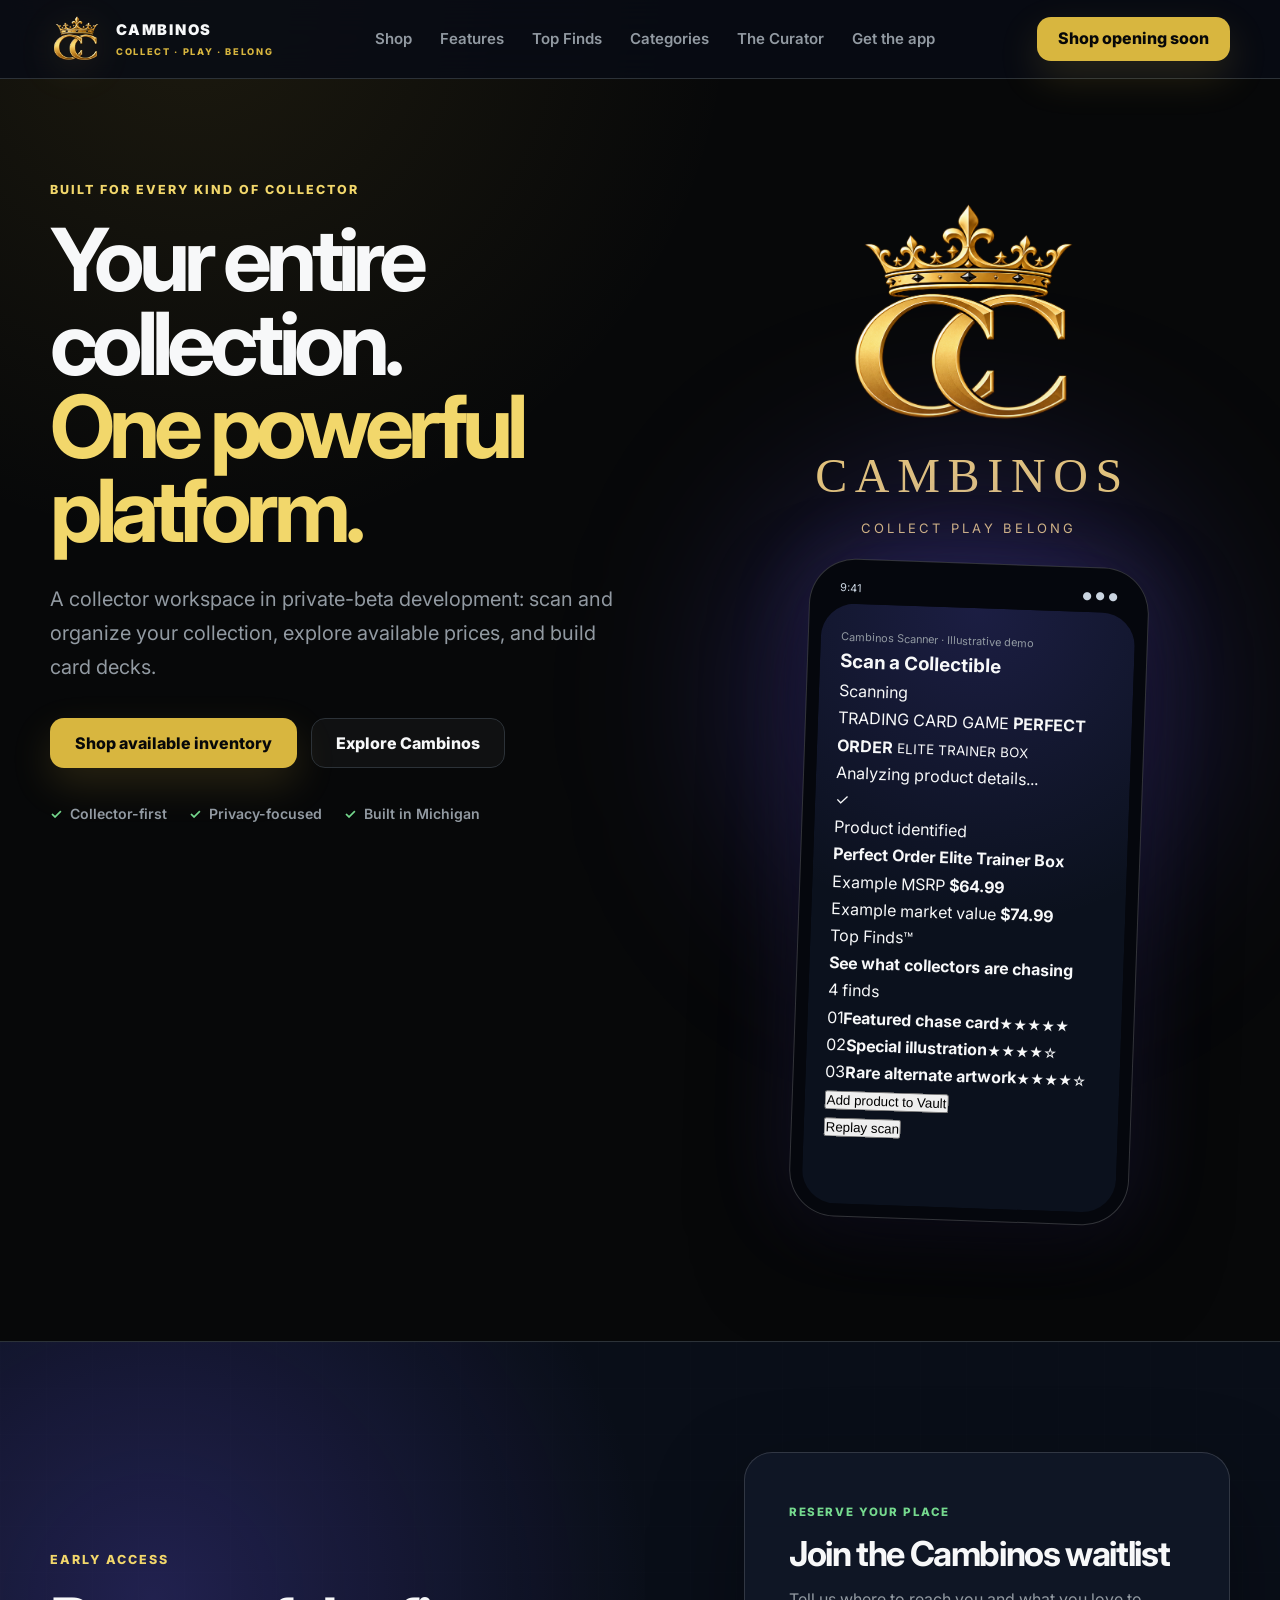
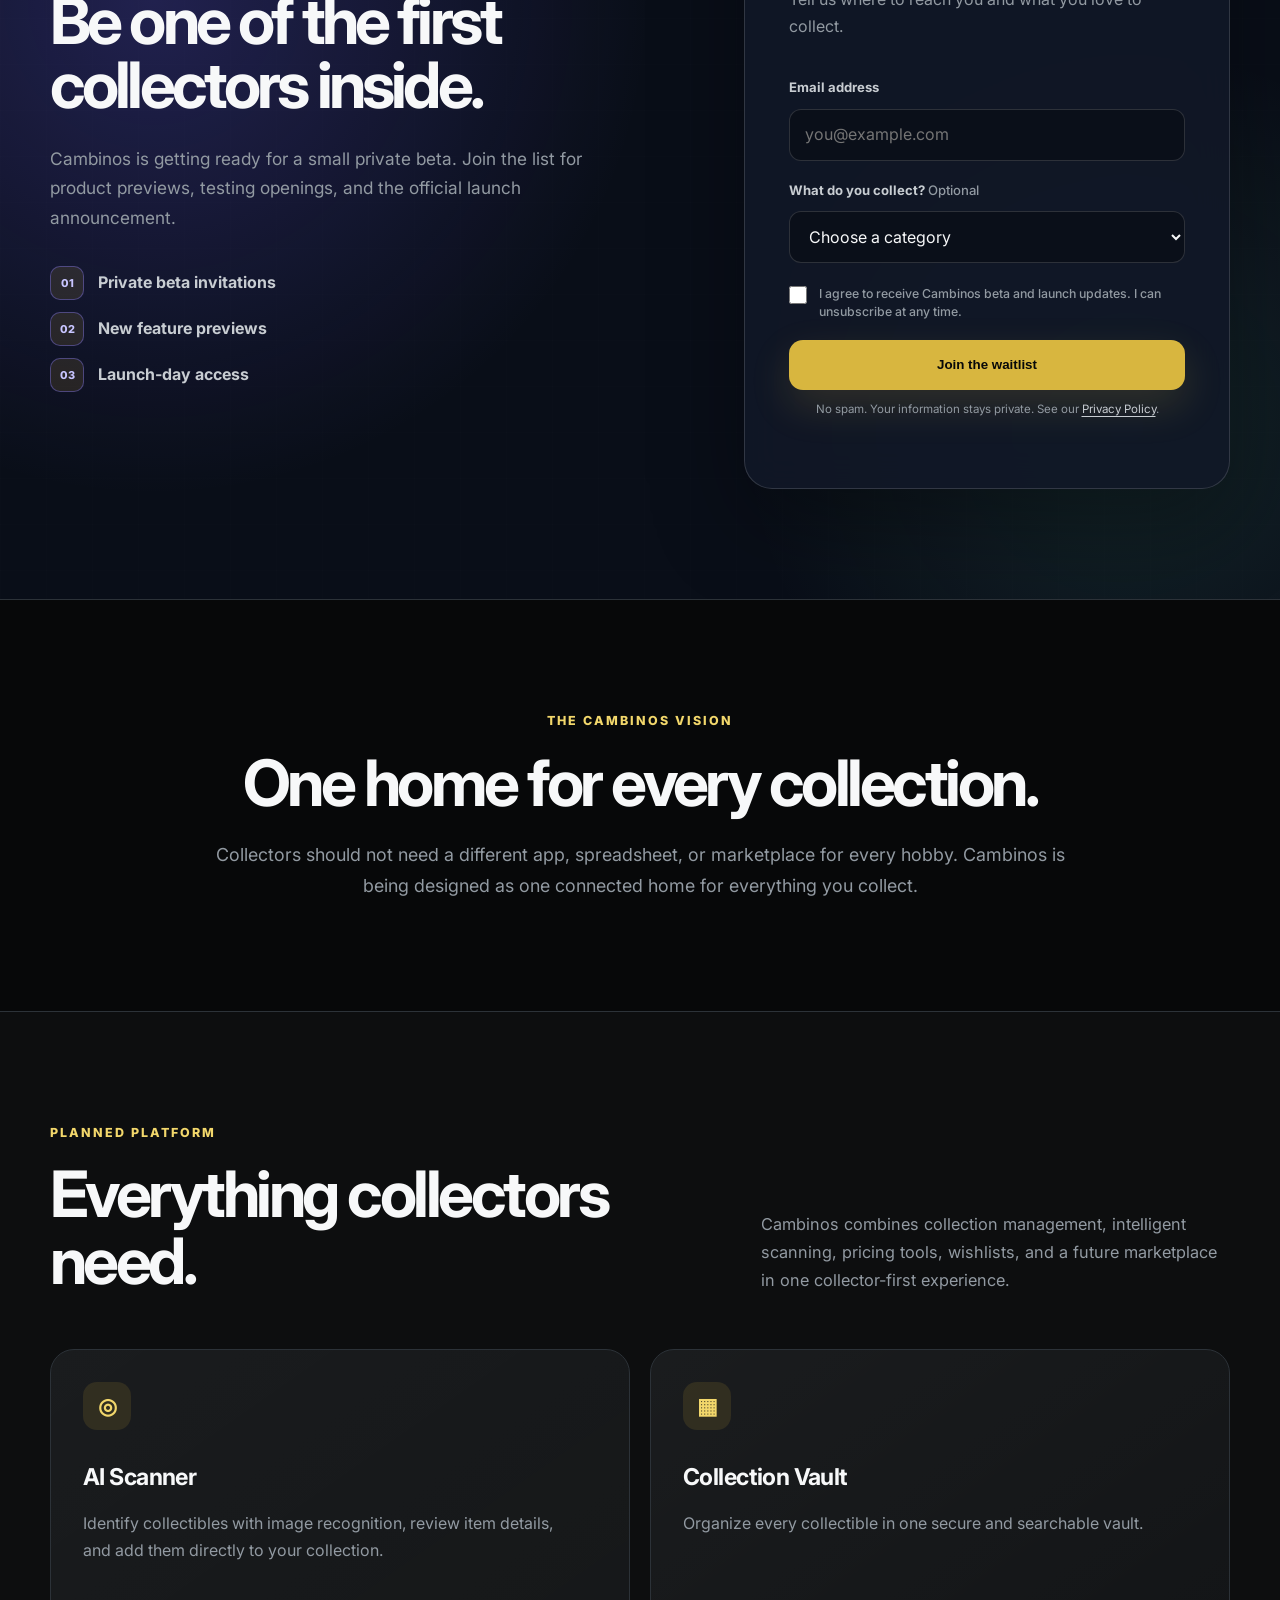
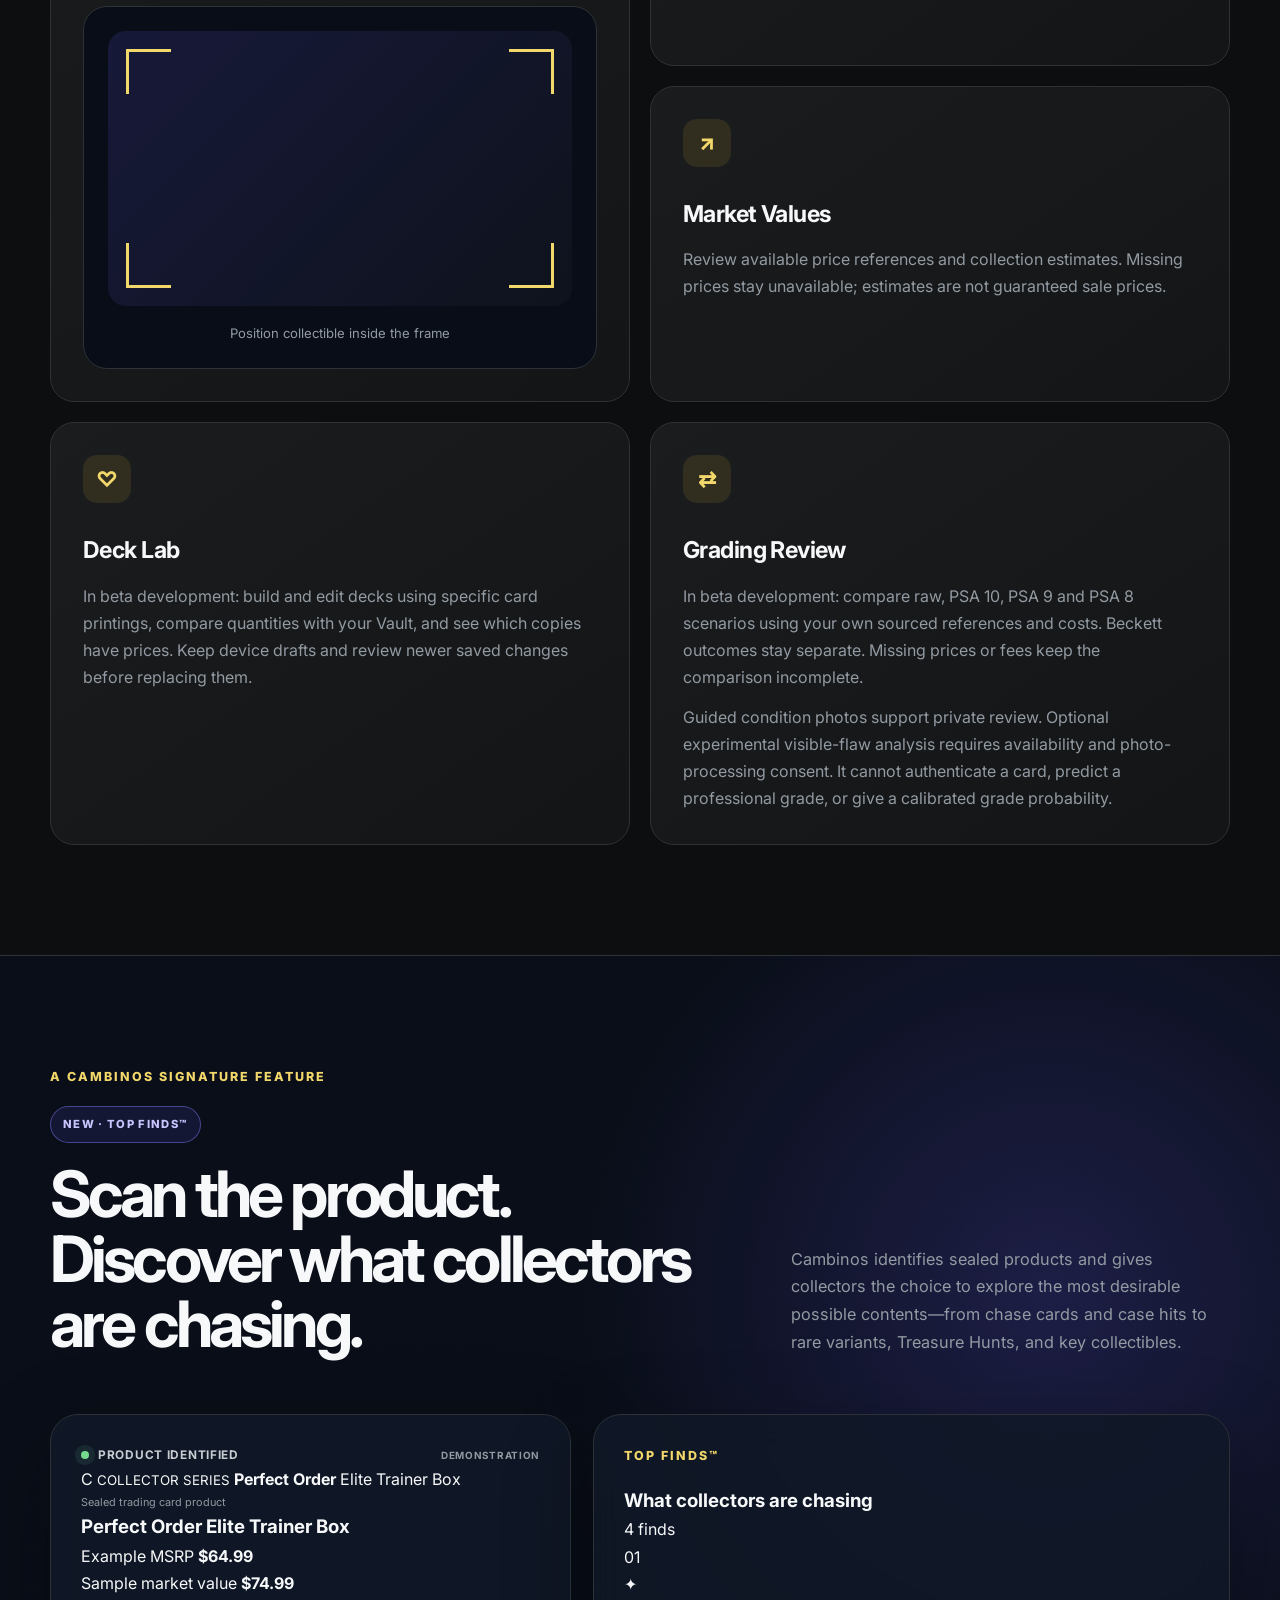
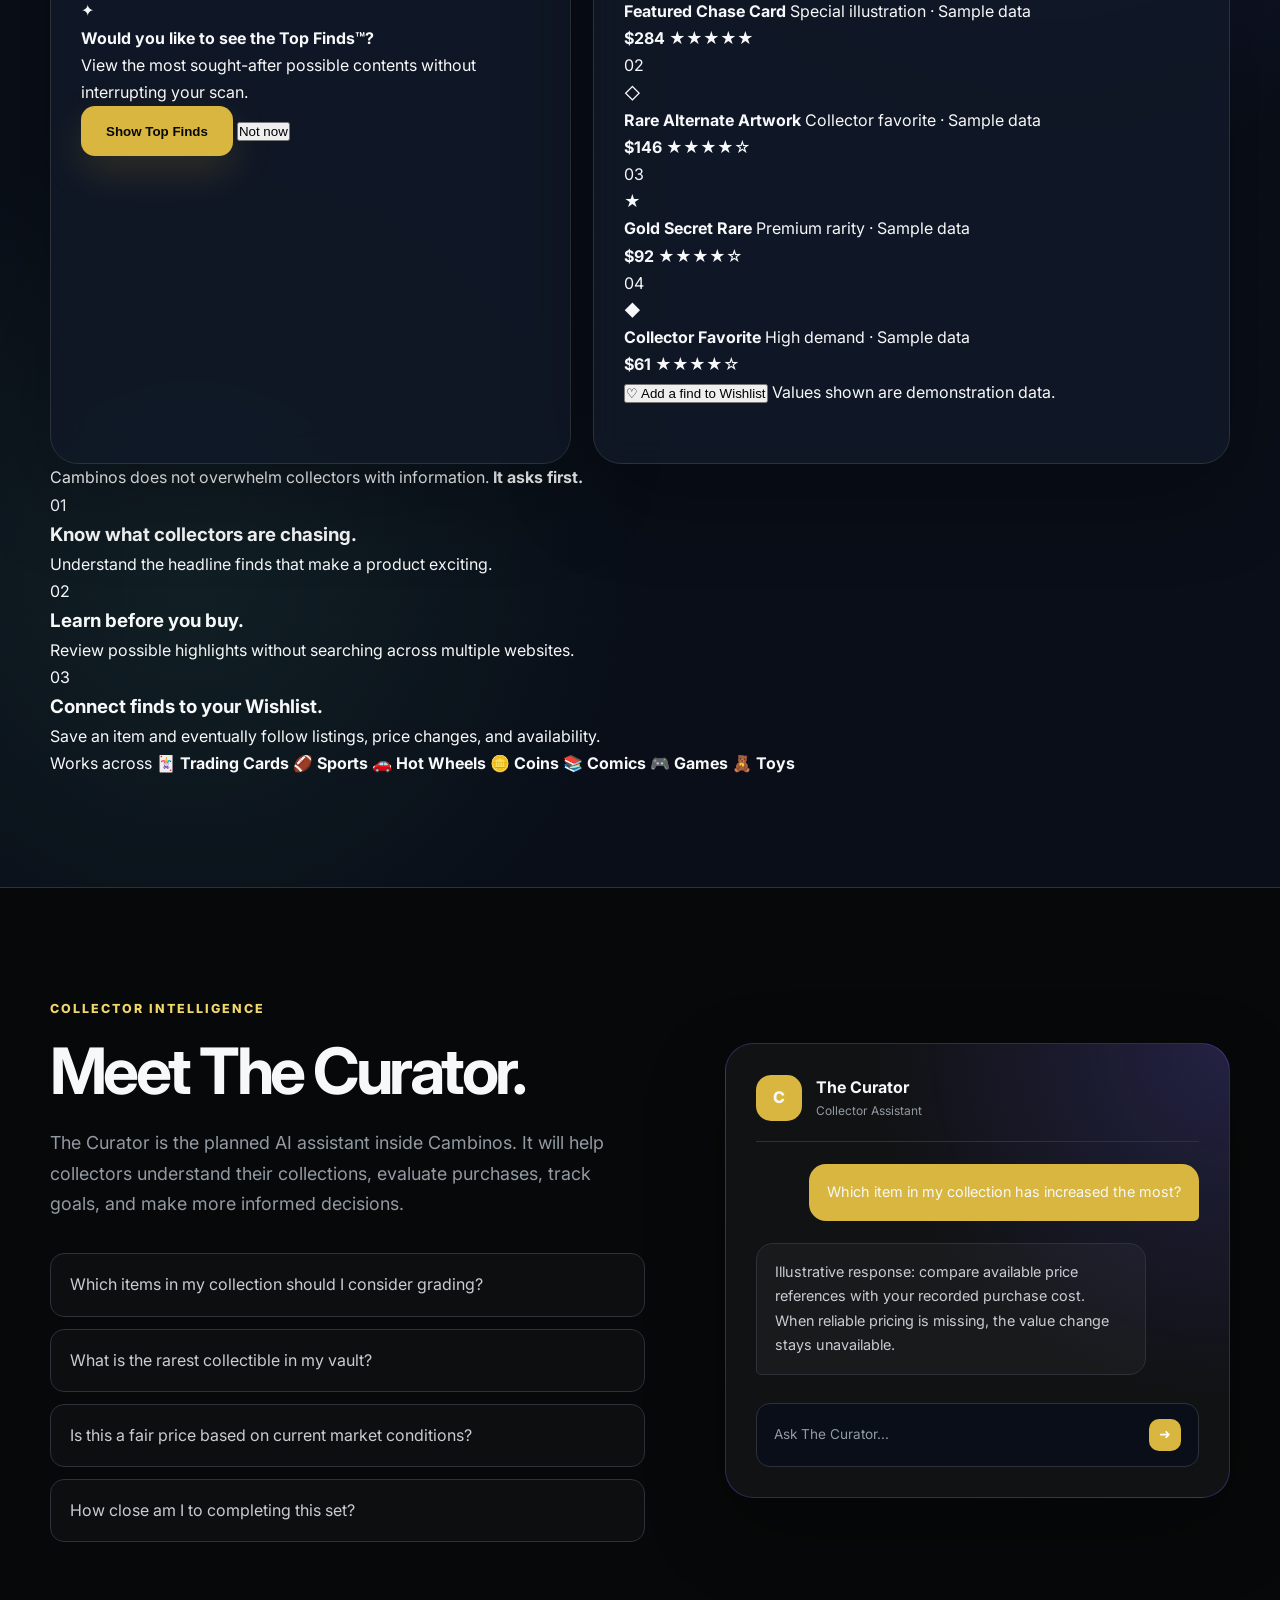
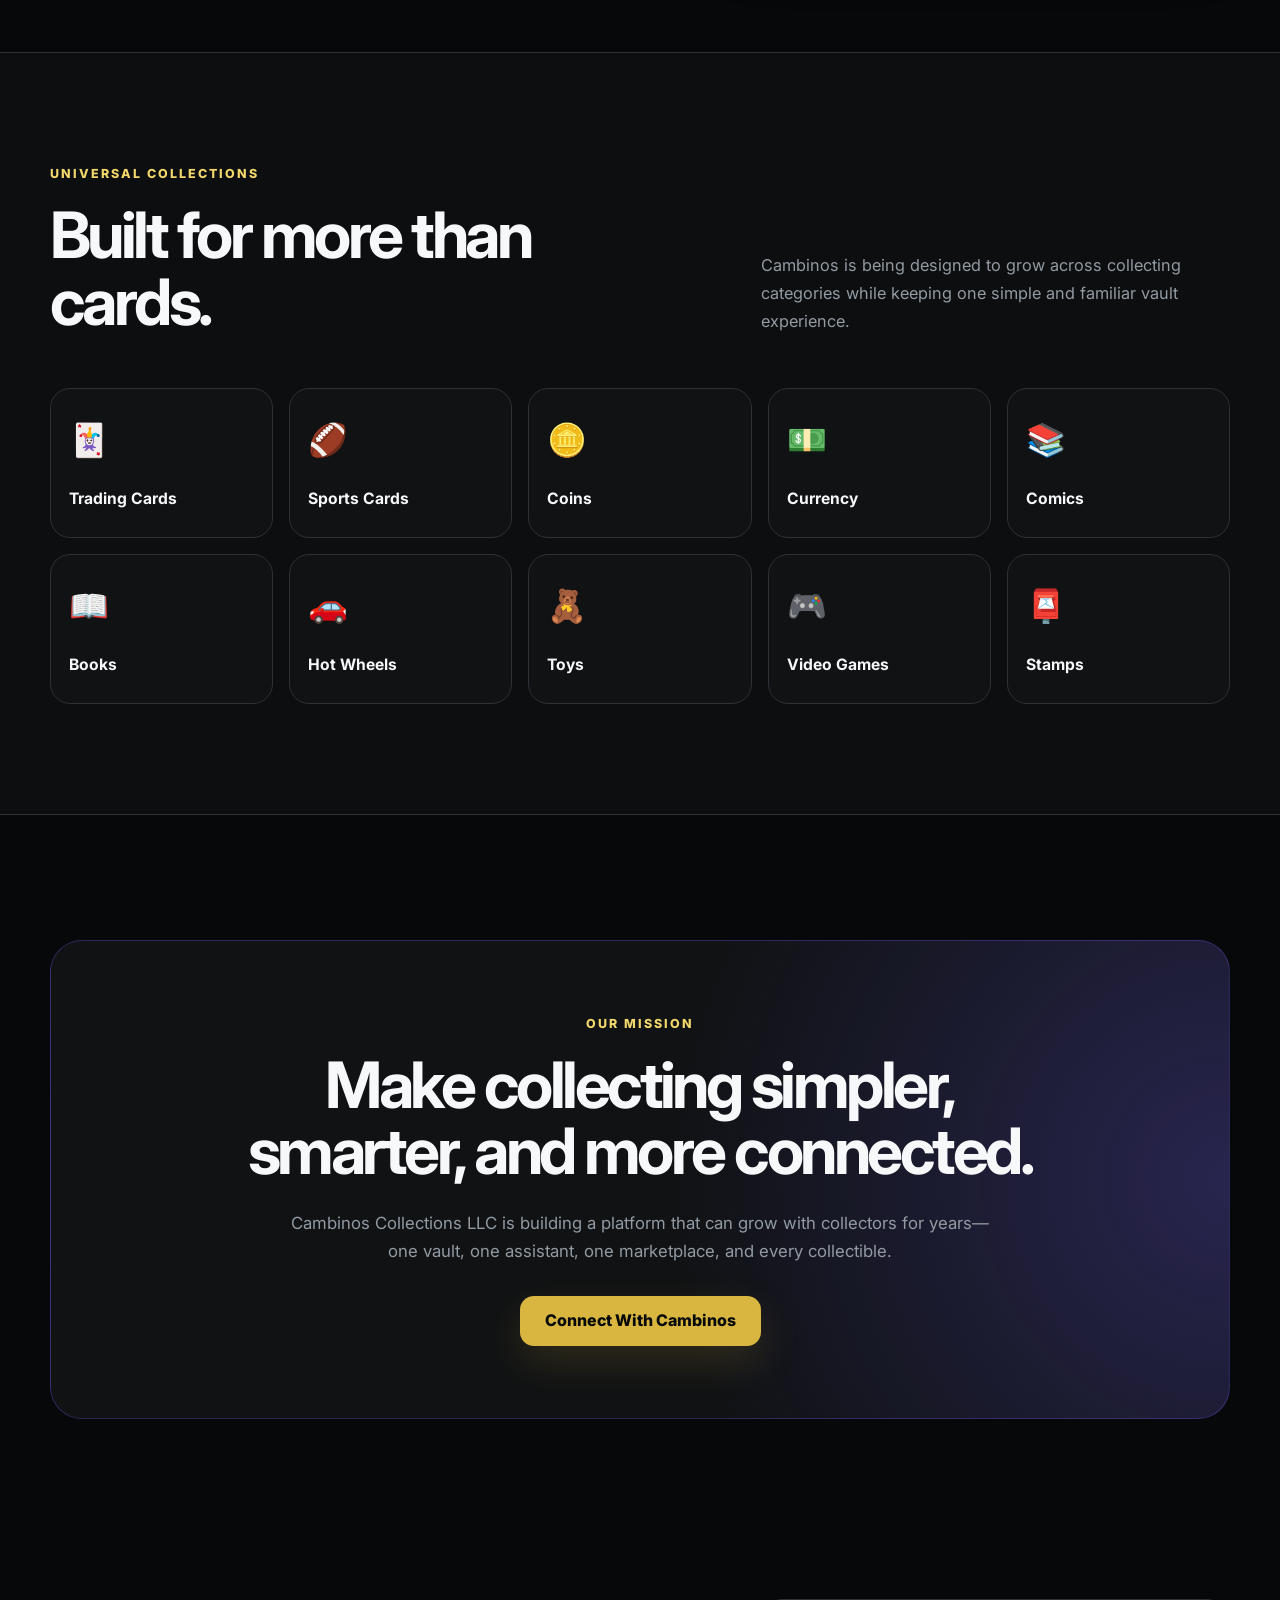
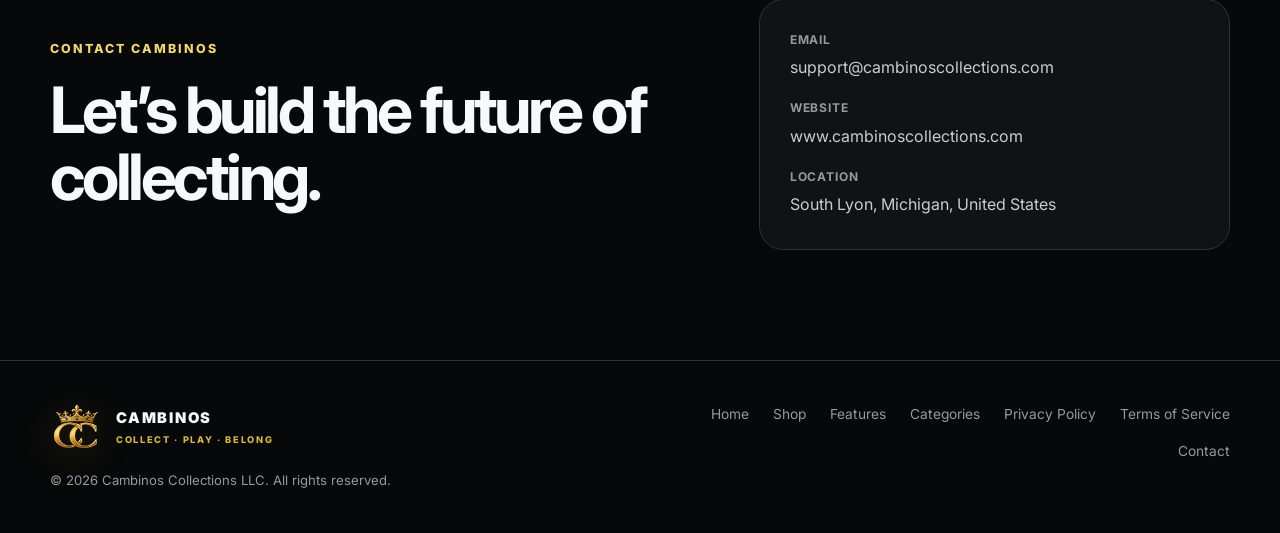
<file: cambinos-website/index.html>
<!DOCTYPE html>
<html lang="en">
<head>
  <meta charset="UTF-8">

  <meta
    name="viewport"
    content="width=device-width, initial-scale=1.0"
  >

  <title>Cambinos Collections | The Universal Platform for Collectors</title>

  <meta
    name="description"
    content="Cambinos Collections is building a universal platform to help collectors scan, organize, value, track, buy, and sell collectibles."
  >

  <link rel="preconnect" href="https://fonts.googleapis.com">

  <link
    rel="preconnect"
    href="https://fonts.gstatic.com"
    crossorigin
  >

  <link
    href="https://fonts.googleapis.com/css2?family=Bree+Serif&family=Inter:wght@300;400;500;600;700;800;900&display=swap"
    rel="stylesheet"
  >

  <link rel="stylesheet" href="styles.css?v=20261025-beta-features">
</head>

<body>

<header class="site-header">
  <div class="container">

    <nav class="navbar">

      <a href="index.html" class="brand">
        <span class="brand-mark" aria-hidden="true"><img class="brand-logo" src="assets/cambinos-crowned-cc-level.png" alt="" width="96" height="70"></span>

        <span class="brand-lockup"><span class="brand-name">CAMBINOS</span><span class="brand-subtitle">COLLECT · PLAY · BELONG</span></span>
      </a>

      <div class="nav-links">
        <a href="shop.html">Shop</a>
        <a href="#features">Features</a>
        <a href="#top-finds">Top Finds</a>
        <a href="#categories">Categories</a>
        <a href="#curator">The Curator</a>
        <a href="#waitlist">Get the app</a>
      </div>

      <a href="shop.html" class="button button-small">
        Shop opening soon
      </a>

    </nav>

  </div>
</header>

<main>

  <section class="hero">

    <div class="container hero-layout">

      <div class="hero-content">

        <p class="eyebrow">
          Built for every kind of collector
        </p>

        <h1>
          Your entire collection.
          <span>One powerful platform.</span>
        </h1>

        <p class="hero-description">
          A collector workspace in private-beta development: scan and organize
          your collection, explore available prices, and build card decks.
        </p>

        <div class="hero-actions">

          <a href="shop.html" class="button">
            Shop available inventory
          </a>

          <a href="#features" class="button button-secondary">
            Explore Cambinos
          </a>

        </div>

        <div class="hero-trust">

          <span>Collector-first</span>
          <span>Privacy-focused</span>
          <span>Built in Michigan</span>

        </div>

      </div>

      <div class="hero-preview">
        <div class="brand-artwork" aria-label="Cambinos — Collect. Play. Belong.">
          <img src="assets/cambinos-crowned-cc-level.png" alt="" width="1356" height="1159" fetchpriority="high">
          <span class="brand-artwork-name">CAMBINOS</span>
          <span class="brand-artwork-tagline">COLLECT PLAY BELONG</span>
        </div>

        <div class="preview-glow"></div>

        <div class="phone hero-scan-phone" id="heroScanPhone">

          <div class="phone-top">
            <span>9:41</span>
            <span>● ● ●</span>
          </div>

          <div class="phone-screen hero-scan-screen">

            <div class="hero-app-bar">
              <div>
                <p class="app-label">Cambinos Scanner · Illustrative demo</p>
                <h3>Scan a Collectible</h3>
              </div>

              <div class="hero-scan-status" aria-live="polite">
                <span class="status-dot"></span>
                <span class="status-copy">Ready</span>
              </div>
            </div>

            <div class="hero-scan-stage" aria-label="Demonstration of the Cambinos scanning experience">

              <div class="hero-scan-product">
                <span class="product-shine"></span>
                <span class="product-kicker">TRADING CARD GAME</span>
                <strong>PERFECT<br>ORDER</strong>
                <small>ELITE TRAINER BOX</small>
              </div>

              <div class="hero-scan-corners" aria-hidden="true">
                <span></span><span></span><span></span><span></span>
              </div>

              <div class="hero-scan-line" aria-hidden="true"></div>

              <div class="hero-scan-instruction">
                <span class="scan-stage-copy">Position collectible inside the frame</span>
              </div>

            </div>

            <div class="hero-identification-card">
              <div class="identification-check">✓</div>
              <div>
                <p>Product identified</p>
                <strong>Perfect Order Elite Trainer Box</strong>
              </div>
            </div>

            <div class="hero-market-grid">
              <div>
                <span>Example MSRP</span>
                <strong>$64.99</strong>
              </div>
              <div>
                <span>Example market value</span>
                <strong>$74.99</strong>
              </div>
            </div>

            <div class="hero-top-finds-card">
              <div class="hero-top-finds-heading">
                <div>
                  <p>Top Finds™</p>
                  <strong>See what collectors are chasing</strong>
                </div>
                <span>4 finds</span>
              </div>

              <div class="hero-find-list">
                <div><span>01</span><strong>Featured chase card</strong><small>★★★★★</small></div>
                <div><span>02</span><strong>Special illustration</strong><small>★★★★☆</small></div>
                <div><span>03</span><strong>Rare alternate artwork</strong><small>★★★★☆</small></div>
              </div>

              <button class="hero-vault-action" type="button">Add product to Vault</button>
            </div>

            <div class="hero-scan-progress" aria-hidden="true">
              <span class="is-active"></span>
              <span></span>
              <span></span>
            </div>

            <button class="hero-replay-button" id="replayHeroScan" type="button">
              Replay scan
            </button>

          </div>

        </div>

      </div>

    </div>

  </section>

  <section class="section waitlist-section" id="waitlist">

    <div class="container waitlist-shell">

      <div class="waitlist-copy">
        <p class="eyebrow">Early access</p>
        <h2>Be one of the first collectors inside.</h2>
        <p>
          Cambinos is getting ready for a small private beta. Join the list for
          product previews, testing openings, and the official launch announcement.
        </p>

        <div class="waitlist-benefits">
          <div><span>01</span><strong>Private beta invitations</strong></div>
          <div><span>02</span><strong>New feature previews</strong></div>
          <div><span>03</span><strong>Launch-day access</strong></div>
        </div>
      </div>

      <div class="waitlist-card">
        <div class="waitlist-form-wrap" id="waitlistFormWrap">
          <span class="waitlist-card-kicker">Reserve your place</span>
          <h3>Join the Cambinos waitlist</h3>
          <p>Tell us where to reach you and what you love to collect.</p>

          <form class="waitlist-form" id="waitlistForm" novalidate>
            <label for="waitlistEmail">Email address</label>
            <input
              id="waitlistEmail"
              name="email"
              type="email"
              inputmode="email"
              autocomplete="email"
              placeholder="you@example.com"
              required
            >

            <label for="waitlistInterest">What do you collect? <span>Optional</span></label>
            <select id="waitlistInterest" name="interest">
              <option value="">Choose a category</option>
              <option value="trading-cards">Trading cards</option>
              <option value="sports-cards">Sports cards</option>
              <option value="comics">Comics</option>
              <option value="coins-currency">Coins &amp; currency</option>
              <option value="die-cast">Die-cast &amp; vehicles</option>
              <option value="toys-figures">Toys &amp; figures</option>
              <option value="games-media">Games, music &amp; media</option>
              <option value="everything">A little of everything</option>
            </select>

            <div class="waitlist-honeypot" aria-hidden="true">
              <label for="waitlistCompany">Company</label>
              <input id="waitlistCompany" name="company" type="text" tabindex="-1" autocomplete="off">
            </div>

            <label class="waitlist-consent" for="waitlistConsent">
              <input id="waitlistConsent" name="consent" type="checkbox" required>
              <span>
                I agree to receive Cambinos beta and launch updates. I can
                unsubscribe at any time.
              </span>
            </label>

            <button class="button waitlist-submit" id="waitlistSubmit" type="submit">
              Join the waitlist
            </button>

            <p class="waitlist-privacy">
              No spam. Your information stays private. See our
              <a href="privacy.html">Privacy Policy</a>.
            </p>
            <p class="waitlist-message" id="waitlistMessage" role="status" aria-live="polite"></p>
          </form>
        </div>

        <div class="waitlist-success" id="waitlistSuccess" tabindex="-1" hidden>
          <div class="waitlist-success-icon">✓</div>
          <span class="waitlist-card-kicker">You're on the list</span>
          <h3>Welcome to the Cambinos community.</h3>
          <p>
            We’ll email you when private beta spaces open. Want to help more
            collectors discover Cambinos? Share your personal link.
          </p>
          <div class="waitlist-share-row">
            <input id="waitlistShareLink" type="text" readonly aria-label="Your waitlist sharing link">
            <button class="button button-secondary" id="copyWaitlistLink" type="button">Copy link</button>
          </div>
          <p class="waitlist-share-message" id="waitlistShareMessage" role="status" aria-live="polite"></p>
        </div>
      </div>

    </div>

  </section>

  <section class="section intro-section" id="about">

    <div class="container narrow-container">

      <p class="eyebrow">The Cambinos vision</p>

      <h2>
        One home for every collection.
      </h2>

      <p class="section-lead">
        Collectors should not need a different app, spreadsheet, or
        marketplace for every hobby. Cambinos is being designed as one
        connected home for everything you collect.
      </p>

    </div>

  </section>

  <section class="section gray" id="features">

    <div class="container">

      <div class="section-heading">

        <div>

          <p class="eyebrow">Planned platform</p>

          <h2>
            Everything collectors need.
          </h2>

        </div>

        <p>
          Cambinos combines collection management, intelligent scanning,
          pricing tools, wishlists, and a future marketplace in one
          collector-first experience.
        </p>

      </div>

      <div class="feature-grid">

        <article class="feature-card feature-large">

          <div class="feature-icon">◎</div>

          <h3>AI Scanner</h3>

          <p>
            Identify collectibles with image recognition, review item
            details, and add them directly to your collection.
          </p>

          <div class="scanner-demo">

            <div class="scanner-frame">
              <span></span>
            </div>

            <p>Position collectible inside the frame</p>

          </div>

        </article>

        <article class="feature-card">

          <div class="feature-icon">▦</div>

          <h3>Collection Vault</h3>

          <p>
            Organize every collectible in one secure and searchable vault.
          </p>

        </article>

        <article class="feature-card">

          <div class="feature-icon">↗</div>

          <h3>Market Values</h3>

          <p>
            Review available price references and collection estimates.
            Missing prices stay unavailable; estimates are not guaranteed sale prices.
          </p>

        </article>

        <article class="feature-card">

          <div class="feature-icon">♡</div>

          <h3>Deck Lab</h3>

          <p>
            In beta development: build and edit decks using specific card printings,
            compare quantities with your Vault, and see which copies have prices.
            Keep device drafts and review newer saved changes before replacing them.
          </p>

        </article>

        <article class="feature-card">

          <div class="feature-icon">⇄</div>

          <h3>Grading Review</h3>

          <p>
            In beta development: compare raw, PSA 10, PSA 9 and PSA 8 scenarios
            using your own sourced references and costs. Beckett outcomes stay
            separate. Missing prices or fees keep the comparison incomplete.
          </p>

          <p>
            Guided condition photos support private review. Optional experimental
            visible-flaw analysis requires availability and photo-processing consent.
            It cannot authenticate a card, predict a professional grade, or give
            a calibrated grade probability.
          </p>

        </article>

      </div>

    </div>

  </section>


  <section class="section top-finds-section" id="top-finds">

    <div class="container">

      <div class="top-finds-heading">
        <div>
          <p class="eyebrow">A Cambinos signature feature</p>
          <span class="feature-badge">NEW · TOP FINDS™</span>
          <h2>Scan the product. Discover what collectors are chasing.</h2>
        </div>

        <p>
          Cambinos identifies sealed products and gives collectors the choice
          to explore the most desirable possible contents—from chase cards and
          case hits to rare variants, Treasure Hunts, and key collectibles.
        </p>
      </div>

      <div class="top-finds-experience">

        <div class="scan-result-panel">
          <div class="demo-toolbar">
            <span class="live-dot"></span>
            Product identified
            <span class="demo-label">Demonstration</span>
          </div>

          <div class="product-visual" aria-hidden="true">
            <div class="product-box">
              <span class="product-box-mark">C</span>
              <small>COLLECTOR SERIES</small>
              <strong>Perfect Order</strong>
              <span>Elite Trainer Box</span>
            </div>
            <div class="scan-line"></div>
          </div>

          <div class="product-copy">
            <p class="app-label">Sealed trading card product</p>
            <h3>Perfect Order Elite Trainer Box</h3>
          </div>

          <div class="product-market-grid">
            <div>
              <span>Example MSRP</span>
              <strong>$64.99</strong>
            </div>
            <div>
              <span>Sample market value</span>
              <strong>$74.99</strong>
            </div>
          </div>

          <div class="top-finds-prompt">
            <span class="prompt-icon">✦</span>
            <div>
              <strong>Would you like to see the Top Finds™?</strong>
              <p>View the most sought-after possible contents without interrupting your scan.</p>
            </div>
          </div>

          <div class="top-finds-actions">
            <button class="button top-finds-button" id="showTopFinds" type="button" aria-expanded="false">
              Show Top Finds
            </button>
            <button class="text-button" id="hideTopFinds" type="button">Not now</button>
          </div>
        </div>

        <div class="finds-panel" id="topFindsPanel" aria-live="polite">
          <div class="finds-panel-header">
            <div>
              <p class="eyebrow">Top Finds™</p>
              <h3>What collectors are chasing</h3>
            </div>
            <span class="find-count">4 finds</span>
          </div>

          <div class="finds-list">
            <article class="find-card">
              <span class="find-rank">01</span>
              <div class="find-art find-art-purple">✦</div>
              <div class="find-copy">
                <strong>Featured Chase Card</strong>
                <span>Special illustration · Sample data</span>
              </div>
              <div class="find-value">
                <strong>$284</strong>
                <span>★★★★★</span>
              </div>
            </article>

            <article class="find-card">
              <span class="find-rank">02</span>
              <div class="find-art find-art-blue">◇</div>
              <div class="find-copy">
                <strong>Rare Alternate Artwork</strong>
                <span>Collector favorite · Sample data</span>
              </div>
              <div class="find-value">
                <strong>$146</strong>
                <span>★★★★☆</span>
              </div>
            </article>

            <article class="find-card">
              <span class="find-rank">03</span>
              <div class="find-art find-art-gold">★</div>
              <div class="find-copy">
                <strong>Gold Secret Rare</strong>
                <span>Premium rarity · Sample data</span>
              </div>
              <div class="find-value">
                <strong>$92</strong>
                <span>★★★★☆</span>
              </div>
            </article>

            <article class="find-card">
              <span class="find-rank">04</span>
              <div class="find-art find-art-red">◆</div>
              <div class="find-copy">
                <strong>Collector Favorite</strong>
                <span>High demand · Sample data</span>
              </div>
              <div class="find-value">
                <strong>$61</strong>
                <span>★★★★☆</span>
              </div>
            </article>
          </div>

          <div class="finds-footer">
            <button type="button" class="wishlist-demo">♡ Add a find to Wishlist</button>
            <span>Values shown are demonstration data.</span>
          </div>
        </div>

      </div>

      <p class="ask-first-message">
        Cambinos does not overwhelm collectors with information.
        <strong>It asks first.</strong>
      </p>

      <div class="top-finds-benefits">
        <article>
          <span>01</span>
          <h3>Know what collectors are chasing.</h3>
          <p>Understand the headline finds that make a product exciting.</p>
        </article>
        <article>
          <span>02</span>
          <h3>Learn before you buy.</h3>
          <p>Review possible highlights without searching across multiple websites.</p>
        </article>
        <article>
          <span>03</span>
          <h3>Connect finds to your Wishlist.</h3>
          <p>Save an item and eventually follow listings, price changes, and availability.</p>
        </article>
      </div>

      <div class="category-strip" aria-label="Top Finds supported categories">
        <span>Works across</span>
        <strong>🃏 Trading Cards</strong>
        <strong>🏈 Sports</strong>
        <strong>🚗 Hot Wheels</strong>
        <strong>🪙 Coins</strong>
        <strong>📚 Comics</strong>
        <strong>🎮 Games</strong>
        <strong>🧸 Toys</strong>
      </div>

    </div>

  </section>

  <section class="section" id="curator">

    <div class="container curator-layout">

      <div class="curator-content">

        <p class="eyebrow">Collector intelligence</p>

        <h2>
          Meet The Curator.
        </h2>

        <p class="section-lead">
          The Curator is the planned AI assistant inside Cambinos. It will
          help collectors understand their collections, evaluate purchases,
          track goals, and make more informed decisions.
        </p>

        <div class="curator-questions">

          <div>
            Which items in my collection should I consider grading?
          </div>

          <div>
            What is the rarest collectible in my vault?
          </div>

          <div>
            Is this a fair price based on current market conditions?
          </div>

          <div>
            How close am I to completing this set?
          </div>

        </div>

      </div>

      <div class="curator-panel">

        <div class="assistant-header">

          <div class="assistant-icon">
            C
          </div>

          <div>
            <strong>The Curator</strong>
            <span>Collector Assistant</span>
          </div>

        </div>

        <div class="message message-user">
          Which item in my collection has increased the most?
        </div>

        <div class="message message-assistant">
          Illustrative response: compare available price references with your
          recorded purchase cost. When reliable pricing is missing, the value
          change stays unavailable.
        </div>

        <div class="assistant-input">
          Ask The Curator...
          <span>➜</span>
        </div>

      </div>

    </div>

  </section>

  <section class="section gray" id="categories">

    <div class="container">

      <div class="section-heading">

        <div>

          <p class="eyebrow">Universal collections</p>

          <h2>
            Built for more than cards.
          </h2>

        </div>

        <p>
          Cambinos is being designed to grow across collecting categories
          while keeping one simple and familiar vault experience.
        </p>

      </div>

      <div class="category-grid">

        <div class="category-card">
          <span>🃏</span>
          <h3>Trading Cards</h3>
        </div>

        <div class="category-card">
          <span>🏈</span>
          <h3>Sports Cards</h3>
        </div>

        <div class="category-card">
          <span>🪙</span>
          <h3>Coins</h3>
        </div>

        <div class="category-card">
          <span>💵</span>
          <h3>Currency</h3>
        </div>

        <div class="category-card">
          <span>📚</span>
          <h3>Comics</h3>
        </div>

        <div class="category-card">
          <span>📖</span>
          <h3>Books</h3>
        </div>

        <div class="category-card">
          <span>🚗</span>
          <h3>Hot Wheels</h3>
        </div>

        <div class="category-card">
          <span>🧸</span>
          <h3>Toys</h3>
        </div>

        <div class="category-card">
          <span>🎮</span>
          <h3>Video Games</h3>
        </div>

        <div class="category-card">
          <span>📮</span>
          <h3>Stamps</h3>
        </div>

      </div>

    </div>

  </section>

  <section class="section mission-section">

    <div class="container mission-card">

      <p class="eyebrow">Our mission</p>

      <h2>
        Make collecting simpler, smarter, and more connected.
      </h2>

      <p>
        Cambinos Collections LLC is building a platform that can grow
        with collectors for years—one vault, one assistant, one
        marketplace, and every collectible.
      </p>

      <a href="#contact" class="button">
        Connect With Cambinos
      </a>

    </div>

  </section>

  <section class="section contact-section" id="contact">

    <div class="container contact-layout">

      <div>

        <p class="eyebrow">Contact Cambinos</p>

        <h2>
          Let’s build the future of collecting.
        </h2>

      </div>

      <div class="contact-card">

        <p>Email</p>

        <a href="mailto:support@cambinoscollections.com">
          support@cambinoscollections.com
        </a>

        <p>Website</p>

        <a href="https://www.cambinoscollections.com">
          www.cambinoscollections.com
        </a>

        <p>Location</p>

        <span>South Lyon, Michigan, United States</span>

      </div>

    </div>

  </section>

</main>

<footer>

  <div class="container footer-content">

    <div>

      <a href="index.html" class="brand footer-brand">

        <span class="brand-mark" aria-hidden="true"><img class="brand-logo" src="assets/cambinos-crowned-cc-level.png" alt="" width="96" height="70"></span>

        <span class="brand-lockup"><span class="brand-name">CAMBINOS</span><span class="brand-subtitle">COLLECT · PLAY · BELONG</span></span>

      </a>

      <p>
        © 2026 Cambinos Collections LLC. All rights reserved.
      </p>

    </div>

    <div class="footer-links">
      <a href="index.html">Home</a>
      <a href="shop.html">Shop</a>
      <a href="#features">Features</a>
      <a href="#categories">Categories</a>
      <a href="privacy.html">Privacy Policy</a>
      <a href="terms.html">Terms of Service</a>
      <a href="mailto:support@cambinoscollections.com">Contact</a>
    </div>

  </div>

</footer>


<script>
  const showTopFindsButton = document.getElementById('showTopFinds');
  const hideTopFindsButton = document.getElementById('hideTopFinds');
  const topFindsPanel = document.getElementById('topFindsPanel');

  function setTopFindsVisibility(isVisible) {
    topFindsPanel.classList.toggle('is-visible', isVisible);
    showTopFindsButton.setAttribute('aria-expanded', String(isVisible));
    showTopFindsButton.textContent = isVisible ? 'Top Finds Shown' : 'Show Top Finds';
  }

  showTopFindsButton.addEventListener('click', () => {
    setTopFindsVisibility(true);
  });

  hideTopFindsButton.addEventListener('click', () => {
    setTopFindsVisibility(false);
  });

  const heroScanPhone = document.getElementById('heroScanPhone');
  const replayHeroScan = document.getElementById('replayHeroScan');
  const prefersReducedMotion = window.matchMedia('(prefers-reduced-motion: reduce)').matches;
  let heroScanTimers = [];

  function clearHeroScanTimers() {
    heroScanTimers.forEach(window.clearTimeout);
    heroScanTimers = [];
  }

  function setHeroScanStage(stage) {
    heroScanPhone.dataset.stage = stage;

    const statusCopy = heroScanPhone.querySelector('.status-copy');
    const stageCopy = heroScanPhone.querySelector('.scan-stage-copy');
    const progressDots = heroScanPhone.querySelectorAll('.hero-scan-progress span');
    const labels = {
      ready: ['Ready', 'Position collectible inside the frame'],
      scanning: ['Scanning', 'Analyzing product details...'],
      identified: ['Identified', 'Product match found'],
      finds: ['Top Finds', 'Discovery complete']
    };

    statusCopy.textContent = labels[stage][0];
    stageCopy.textContent = labels[stage][1];

    const activeIndex = stage === 'finds' ? 2 : stage === 'identified' ? 1 : 0;
    progressDots.forEach((dot, index) => dot.classList.toggle('is-active', index <= activeIndex));
  }

  function playHeroScan() {
    clearHeroScanTimers();
    setHeroScanStage('ready');

    if (prefersReducedMotion) {
      setHeroScanStage('finds');
      return;
    }

    heroScanTimers.push(window.setTimeout(() => setHeroScanStage('scanning'), 650));
    heroScanTimers.push(window.setTimeout(() => setHeroScanStage('identified'), 3200));
    heroScanTimers.push(window.setTimeout(() => setHeroScanStage('finds'), 5200));
  }

  replayHeroScan.addEventListener('click', playHeroScan);
  window.addEventListener('load', playHeroScan);

  const waitlistForm = document.getElementById('waitlistForm');
  const waitlistSubmit = document.getElementById('waitlistSubmit');
  const waitlistMessage = document.getElementById('waitlistMessage');
  const waitlistFormWrap = document.getElementById('waitlistFormWrap');
  const waitlistSuccess = document.getElementById('waitlistSuccess');
  const waitlistShareLink = document.getElementById('waitlistShareLink');
  const copyWaitlistLink = document.getElementById('copyWaitlistLink');
  const waitlistShareMessage = document.getElementById('waitlistShareMessage');
  const localWebsite = ['localhost', '127.0.0.1'].includes(window.location.hostname);
  const waitlistEndpoint = localWebsite
    ? 'http://localhost:4000/api/waitlist'
    : 'https://api.cambinoscollections.com/api/waitlist';

  function waitlistReferralCode() {
    return new URLSearchParams(window.location.search).get('ref') || '';
  }

  waitlistForm.addEventListener('submit', async (event) => {
    event.preventDefault();
    waitlistMessage.textContent = '';
    waitlistMessage.classList.remove('is-error');

    if (!waitlistForm.reportValidity()) return;

    const formData = new FormData(waitlistForm);
    waitlistSubmit.disabled = true;
    waitlistSubmit.textContent = 'Joining…';

    try {
      const response = await fetch(waitlistEndpoint, {
        method: 'POST',
        headers: { 'Content-Type': 'application/json' },
        body: JSON.stringify({
          email: formData.get('email'),
          interest: formData.get('interest'),
          company: formData.get('company'),
          consent: formData.get('consent') === 'on',
          source: 'public-website',
          referralCode: waitlistReferralCode(),
        }),
      });
      const result = await response.json().catch(() => ({}));
      if (!response.ok || !result.success) throw new Error(result.error || 'We could not add you right now. Please try again.');

      const shareUrl = new URL(window.location.origin + window.location.pathname);
      shareUrl.searchParams.set('ref', result.data.referralCode);
      shareUrl.hash = 'waitlist';
      waitlistShareLink.value = shareUrl.toString();
      waitlistFormWrap.hidden = true;
      waitlistSuccess.hidden = false;
      waitlistSuccess.focus({ preventScroll: true });
    } catch (error) {
      waitlistMessage.textContent = error instanceof Error ? error.message : 'We could not add you right now. Please try again.';
      waitlistMessage.classList.add('is-error');
    } finally {
      waitlistSubmit.disabled = false;
      waitlistSubmit.textContent = 'Join the waitlist';
    }
  });

  copyWaitlistLink.addEventListener('click', async () => {
    try {
      await navigator.clipboard.writeText(waitlistShareLink.value);
      waitlistShareMessage.textContent = 'Link copied — thank you for sharing Cambinos.';
    } catch {
      waitlistShareLink.select();
      waitlistShareMessage.textContent = 'Your link is selected. Copy it to share.';
    }
  });
</script>

</body>
</html>
</file>
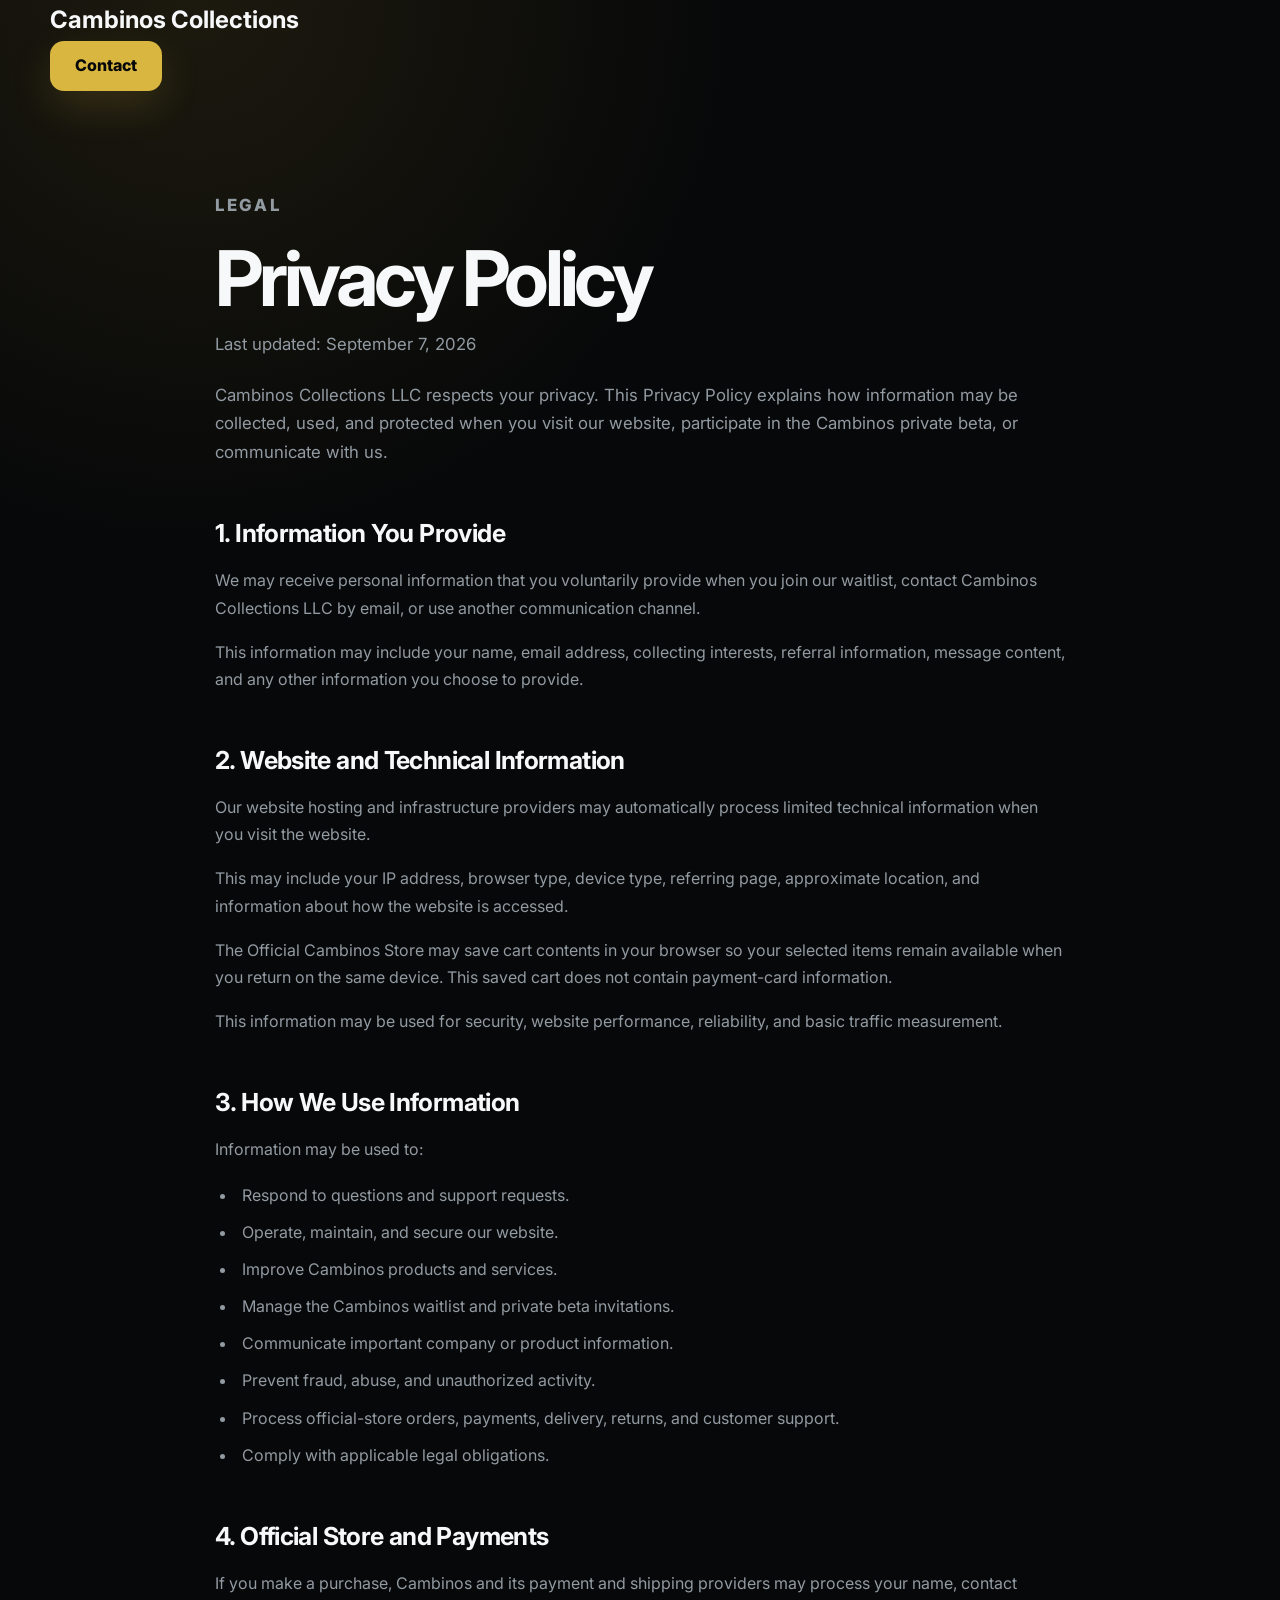
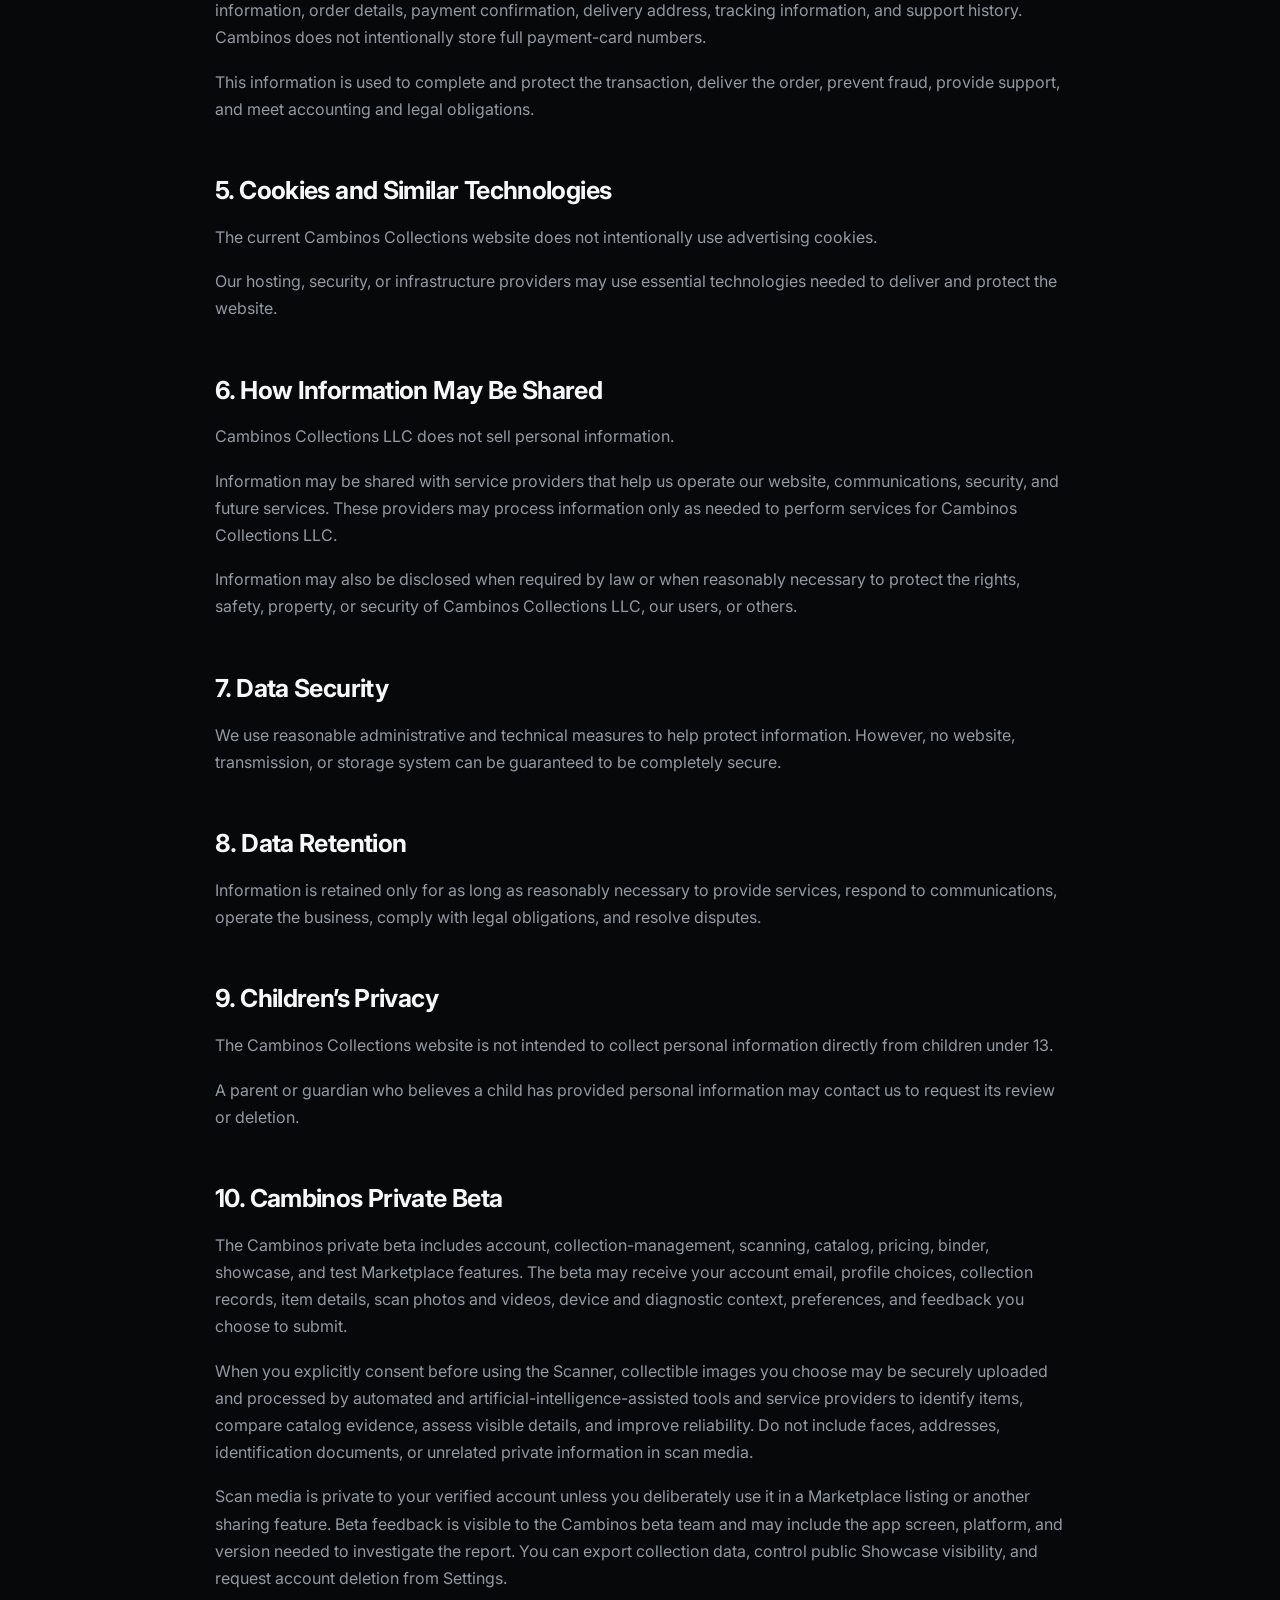
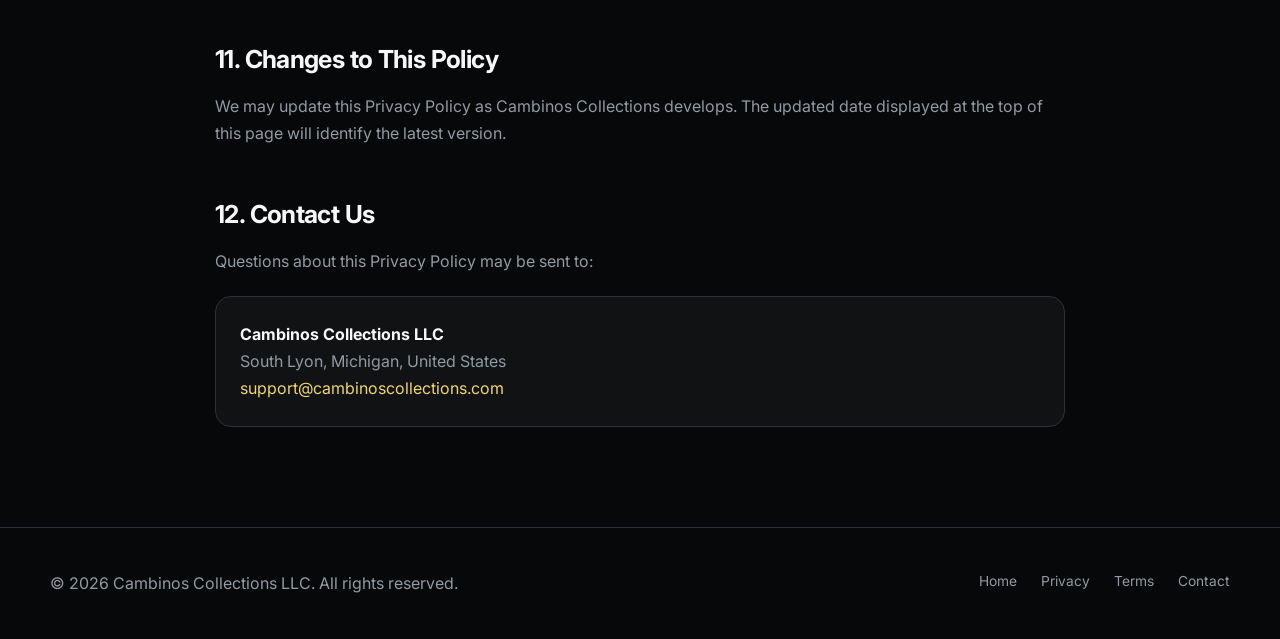
<file: cambinos-website/privacy.html>
<!DOCTYPE html>
<html lang="en">
<head>
  <meta charset="UTF-8">

  <meta
    name="viewport"
    content="width=device-width, initial-scale=1.0"
  >

  <title>Privacy Policy | Cambinos Collections LLC</title>

  <meta
    name="description"
    content="Privacy Policy for Cambinos Collections LLC."
  >

  <link rel="preconnect" href="https://fonts.googleapis.com">

  <link
    rel="preconnect"
    href="https://fonts.gstatic.com"
    crossorigin
  >

  <link
    href="https://fonts.googleapis.com/css2?family=Inter:wght@300;400;600;700;800&display=swap"
    rel="stylesheet"
  >

  <link rel="stylesheet" href="styles.css">
</head>

<body>

<header>
  <div class="container">
    <nav>
      <a href="index.html">
        <h2>Cambinos Collections</h2>
      </a>

      <a href="index.html#contact" class="button">
        Contact
      </a>
    </nav>
  </div>
</header>

<main class="legal-page">

  <div class="container legal-container">

    <p class="eyebrow">Legal</p>

    <h1>Privacy Policy</h1>

    <p class="legal-updated">
      Last updated: September 7, 2026
    </p>

    <p>
      Cambinos Collections LLC respects your privacy. This Privacy
      Policy explains how information may be collected, used, and
      protected when you visit our website, participate in the Cambinos
      private beta, or communicate with us.
    </p>

    <section class="legal-section">
      <h2>1. Information You Provide</h2>

      <p>
        We may receive personal information that you voluntarily
        provide when you join our waitlist, contact Cambinos Collections LLC
        by email, or use another communication channel.
      </p>

      <p>
        This information may include your name, email address, collecting
        interests, referral information, message content, and any other
        information you choose to provide.
      </p>
    </section>

    <section class="legal-section">
      <h2>2. Website and Technical Information</h2>

      <p>
        Our website hosting and infrastructure providers may
        automatically process limited technical information when
        you visit the website.
      </p>

      <p>
        This may include your IP address, browser type, device type,
        referring page, approximate location, and information about
        how the website is accessed.
      </p>

      <p>
        The Official Cambinos Store may save cart contents in your browser so
        your selected items remain available when you return on the same device.
        This saved cart does not contain payment-card information.
      </p>

      <p>
        This information may be used for security, website
        performance, reliability, and basic traffic measurement.
      </p>
    </section>

    <section class="legal-section">
      <h2>3. How We Use Information</h2>

      <p>Information may be used to:</p>

      <ul>
        <li>Respond to questions and support requests.</li>
        <li>Operate, maintain, and secure our website.</li>
        <li>Improve Cambinos products and services.</li>
        <li>Manage the Cambinos waitlist and private beta invitations.</li>
        <li>Communicate important company or product information.</li>
        <li>Prevent fraud, abuse, and unauthorized activity.</li>
        <li>Process official-store orders, payments, delivery, returns, and customer support.</li>
        <li>Comply with applicable legal obligations.</li>
      </ul>
    </section>

    <section class="legal-section">
      <h2>4. Official Store and Payments</h2>

      <p>
        If you make a purchase, Cambinos and its payment and shipping providers
        may process your name, contact information, order details, payment
        confirmation, delivery address, tracking information, and support history.
        Cambinos does not intentionally store full payment-card numbers.
      </p>

      <p>
        This information is used to complete and protect the transaction,
        deliver the order, prevent fraud, provide support, and meet accounting
        and legal obligations.
      </p>
    </section>

    <section class="legal-section">
      <h2>5. Cookies and Similar Technologies</h2>

      <p>
        The current Cambinos Collections website does not
        intentionally use advertising cookies.
      </p>

      <p>
        Our hosting, security, or infrastructure providers may use
        essential technologies needed to deliver and protect the
        website.
      </p>
    </section>

    <section class="legal-section">
      <h2>6. How Information May Be Shared</h2>

      <p>
        Cambinos Collections LLC does not sell personal information.
      </p>

      <p>
        Information may be shared with service providers that help
        us operate our website, communications, security, and future
        services. These providers may process information only as
        needed to perform services for Cambinos Collections LLC.
      </p>

      <p>
        Information may also be disclosed when required by law or
        when reasonably necessary to protect the rights, safety,
        property, or security of Cambinos Collections LLC, our users,
        or others.
      </p>
    </section>

    <section class="legal-section">
      <h2>7. Data Security</h2>

      <p>
        We use reasonable administrative and technical measures to
        help protect information. However, no website, transmission,
        or storage system can be guaranteed to be completely secure.
      </p>
    </section>

    <section class="legal-section">
      <h2>8. Data Retention</h2>

      <p>
        Information is retained only for as long as reasonably
        necessary to provide services, respond to communications,
        operate the business, comply with legal obligations, and
        resolve disputes.
      </p>
    </section>

    <section class="legal-section">
      <h2>9. Children’s Privacy</h2>

      <p>
        The Cambinos Collections website is not intended to collect
        personal information directly from children under 13.
      </p>

      <p>
        A parent or guardian who believes a child has provided
        personal information may contact us to request its review
        or deletion.
      </p>
    </section>

    <section class="legal-section">
      <h2>10. Cambinos Private Beta</h2>

      <p>
        The Cambinos private beta includes account, collection-management,
        scanning, catalog, pricing, binder, showcase, and test Marketplace
        features. The beta may receive your account email, profile choices,
        collection records, item details, scan photos and videos, device and
        diagnostic context, preferences, and feedback you choose to submit.
      </p>

      <p>
        When you explicitly consent before using the Scanner, collectible
        images you choose may be securely uploaded and processed by automated
        and artificial-intelligence-assisted tools and service providers to
        identify items, compare catalog evidence, assess visible details, and
        improve reliability. Do not include faces, addresses, identification
        documents, or unrelated private information in scan media.
      </p>

      <p>
        Scan media is private to your verified account unless you deliberately
        use it in a Marketplace listing or another sharing feature. Beta
        feedback is visible to the Cambinos beta team and may include the app
        screen, platform, and version needed to investigate the report. You can
        export collection data, control public Showcase visibility, and request
        account deletion from Settings.
      </p>
    </section>

    <section class="legal-section">
      <h2>11. Changes to This Policy</h2>

      <p>
        We may update this Privacy Policy as Cambinos Collections
        develops. The updated date displayed at the top of this page
        will identify the latest version.
      </p>
    </section>

    <section class="legal-section">
      <h2>12. Contact Us</h2>

      <p>
        Questions about this Privacy Policy may be sent to:
      </p>

      <address>
        <strong>Cambinos Collections LLC</strong><br>
        South Lyon, Michigan, United States<br>
        <a href="mailto:support@cambinoscollections.com">
          support@cambinoscollections.com
        </a>
      </address>
    </section>

  </div>

</main>

<footer>
  <div class="container footer-content">

    <p>
      © 2026 Cambinos Collections LLC. All rights reserved.
    </p>

    <div class="footer-links">
      <a href="index.html">Home</a>
      <a href="privacy.html">Privacy</a>
      <a href="terms.html">Terms</a>
      <a href="mailto:support@cambinoscollections.com">Contact</a>
    </div>

  </div>
</footer>

</body>
</html>
</file>
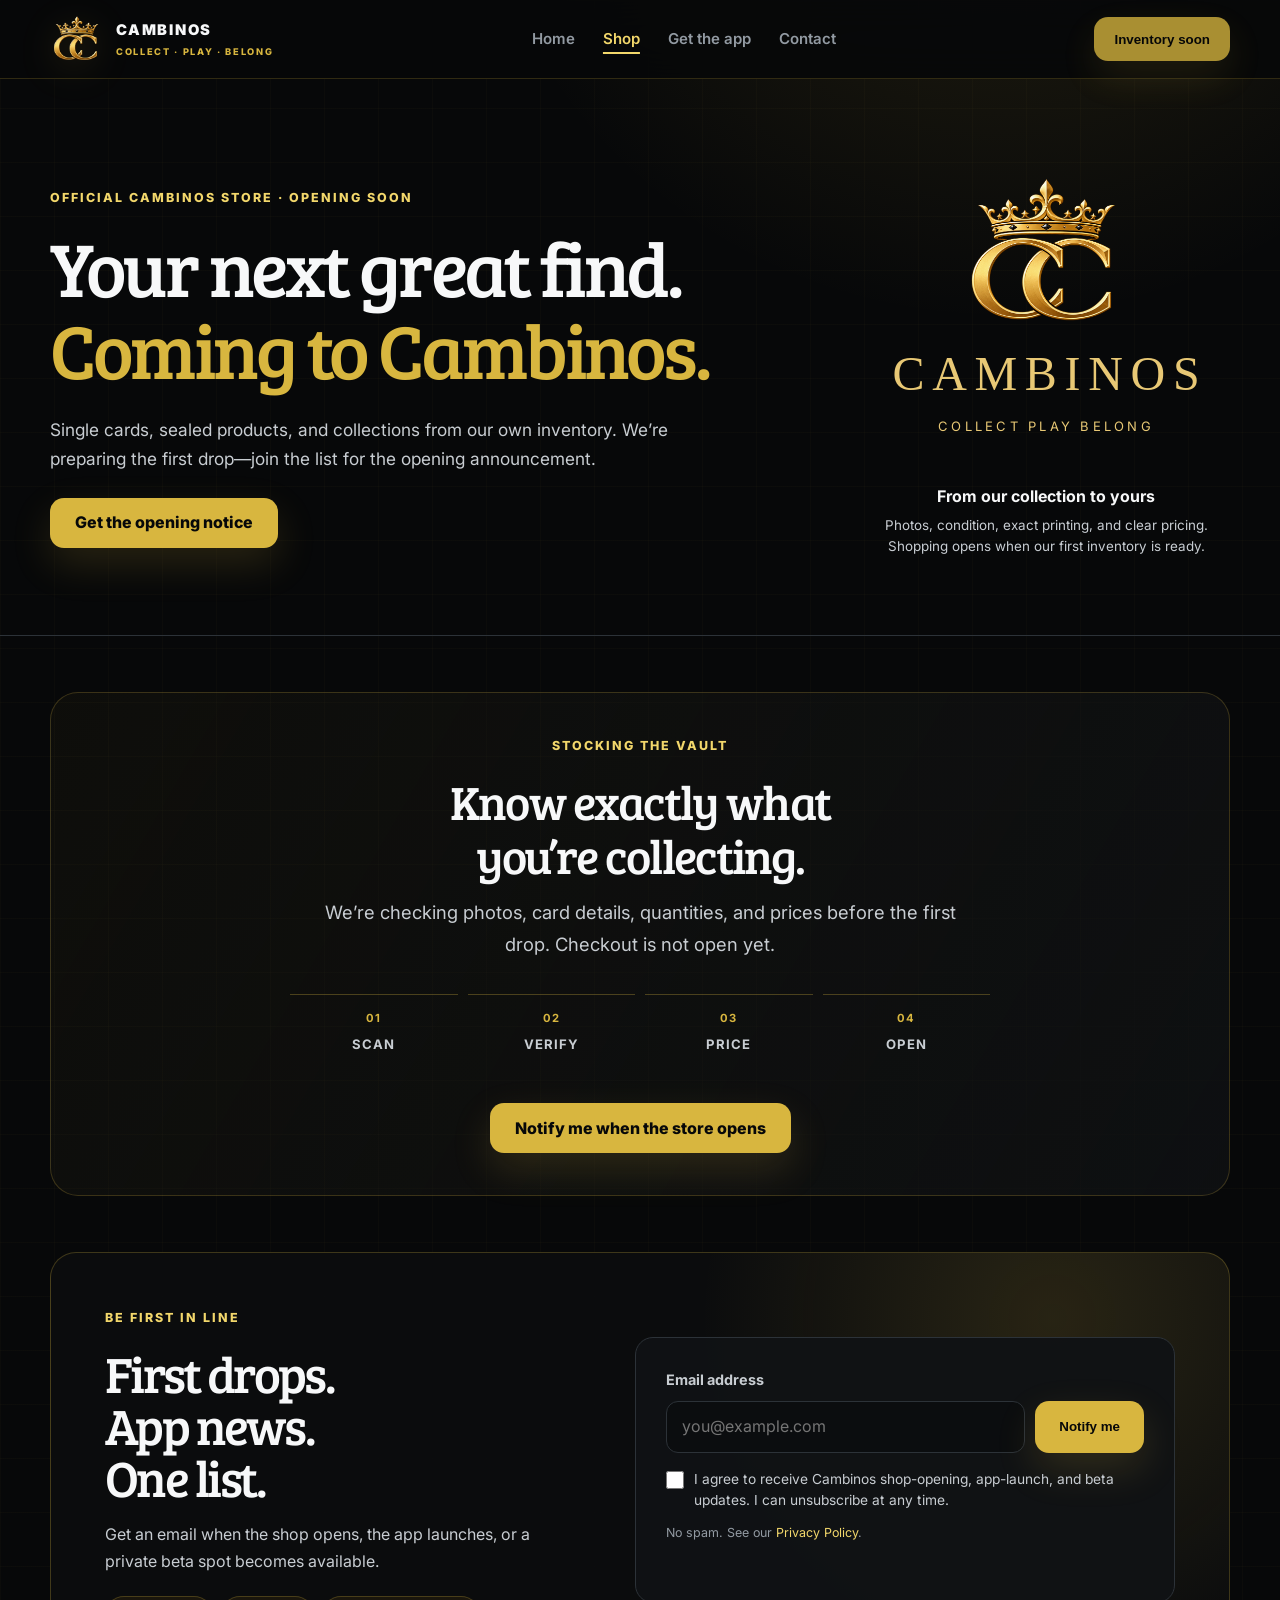
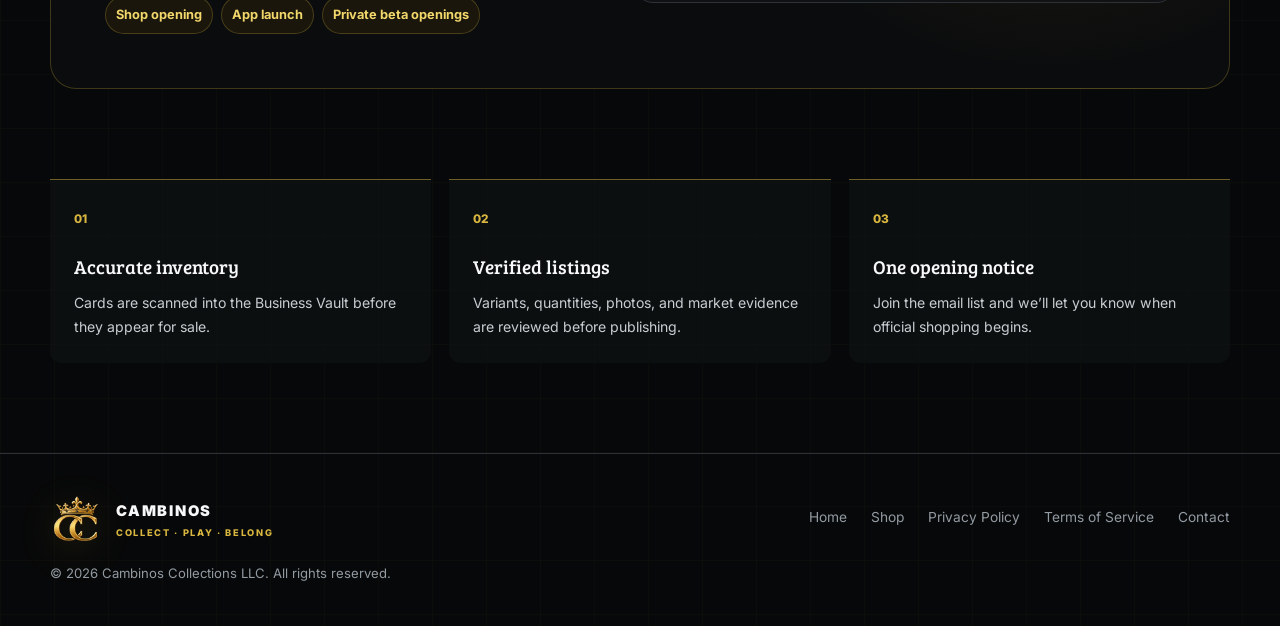
<file: cambinos-website/shop.html>
<!DOCTYPE html>
<html lang="en">
<head>
  <meta charset="UTF-8">
  <meta name="viewport" content="width=device-width, initial-scale=1.0">
  <title>Official Store | Cambinos Collections</title>
  <meta name="description" content="Shop cards, sealed products, complete sets, binders, and other collectibles sold directly by Cambinos Collections.">
  <link rel="preconnect" href="https://fonts.googleapis.com">
  <link rel="preconnect" href="https://fonts.gstatic.com" crossorigin>
  <link href="https://fonts.googleapis.com/css2?family=Bree+Serif&family=Inter:wght@300;400;500;600;700;800;900&display=swap" rel="stylesheet">
  <link rel="stylesheet" href="styles.css?v=20260927-polish">
</head>
<body class="store-page" data-store-paused="true">
  <header class="site-header">
    <div class="container">
      <nav class="navbar">
        <a href="index.html" class="brand">
          <span class="brand-mark" aria-hidden="true"><img class="brand-logo" src="assets/cambinos-crowned-cc-level.png" alt="" width="96" height="70"></span>
          <span class="brand-lockup"><span class="brand-name">CAMBINOS</span><span class="brand-subtitle">COLLECT · PLAY · BELONG</span></span>
        </a>
        <div class="nav-links">
          <a href="index.html">Home</a>
          <a href="shop.html" aria-current="page">Shop</a>
          <a href="#app-launch">Get the app</a>
          <a href="mailto:support@cambinoscollections.com">Contact</a>
        </div>
        <button class="button button-small store-cart-button" id="storeCartButton" type="button" disabled>
          Inventory soon <span id="storeCartCount" aria-label="0 items" hidden>0</span>
        </button>
      </nav>
    </div>
  </header>

  <main id="main-content">
    <section class="store-hero">
      <div class="container store-hero-layout">
        <div>
          <p class="eyebrow">Official Cambinos store · opening soon</p>
          <h1>Your next great find.<br><span class="store-gold">Coming to Cambinos.</span></h1>
          <p>Single cards, sealed products, and collections from our own inventory. We’re preparing the first drop—join the list for the opening announcement.</p>
          <a class="button store-hero-cta" href="#app-launch">Get the opening notice</a>
        </div>
        <div class="store-promise">
          <div class="brand-artwork" aria-label="Cambinos — Collect. Play. Belong.">
            <img src="assets/cambinos-crowned-cc-level.png" alt="" width="1356" height="1159" fetchpriority="high">
            <span class="brand-artwork-name">CAMBINOS</span>
            <span class="brand-artwork-tagline">COLLECT PLAY BELONG</span>
          </div>
          <div><strong>From our collection to yours</strong><p>Photos, condition, exact printing, and clear pricing. Shopping opens when our first inventory is ready.</p></div>
        </div>
      </div>
    </section>

    <section class="store-catalog" aria-labelledby="storeHeading">
      <div class="container">
        <div class="store-paused-panel">
          <p class="eyebrow">Stocking the vault</p>
          <h2 id="storeHeading">Know exactly what you’re collecting.</h2>
          <p>We’re checking photos, card details, quantities, and prices before the first drop. Checkout is not open yet.</p>
          <div class="store-paused-progress" aria-label="Store preparation steps">
            <span><strong>01</strong> Scan</span>
            <span><strong>02</strong> Verify</span>
            <span><strong>03</strong> Price</span>
            <span><strong>04</strong> Open</span>
          </div>
          <a class="button" href="#app-launch">Notify me when the store opens</a>
        </div>

        <div class="store-toolbar" hidden>
          <div>
            <p class="eyebrow">Available inventory</p>
            <h2>Shop the collection</h2>
          </div>
          <div class="store-search-wrap">
            <label for="storeSearch">Search inventory</label>
            <input id="storeSearch" type="search" placeholder="Cards, sets, sealed products…" autocomplete="off">
          </div>
        </div>

        <section class="store-status" id="receiptShipment" aria-label="Your order shipment" hidden>
          <div><h3>Your shipment</h3><p id="receiptShipmentMessage" role="status" aria-live="polite"></p>
          <p>This private view is available during this receipt visit. It does not create or save a new access link. If you cannot reopen your original checkout receipt later, contact support.</p>
          <button class="button button-secondary" id="receiptShipmentRefresh" type="button">Check shipment</button>
          <button class="button button-secondary" id="receiptShipmentHide" type="button">Hide shipment details</button></div>
        </section>
        <div class="store-status" id="storeStatus" role="status" aria-live="polite" hidden>
          <span class="store-status-dot"></span>
          <span>Connecting to official Cambinos inventory…</span>
        </div>

        <div class="store-catalog-nav" hidden>
          <div class="store-catalog-nav-heading">
            <div>
              <p class="eyebrow">Browse by catalog</p>
              <h3>Trading cards &amp; sports</h3>
            </div>
            <p id="storeCatalogSummary">All available products</p>
          </div>
          <div class="store-filters" id="storeFilters" role="tablist" aria-label="Card catalogs"></div>
          <div class="store-refinements" aria-label="Refine inventory">
            <label>
              <span>Set</span>
              <select id="storeSetFilter"><option value="All">All sets</option></select>
            </label>
            <label>
              <span>Product</span>
              <select id="storeTypeFilter">
                <option value="All">All products</option>
                <option value="single">Single cards</option>
                <option value="sealed">Sealed products</option>
                <option value="collection">Sets &amp; binders</option>
              </select>
            </label>
            <label>
              <span>Sort</span>
              <select id="storeSort">
                <option value="newest">Newest listings</option>
                <option value="price-low">Price: low to high</option>
                <option value="price-high">Price: high to low</option>
                <option value="name">Name: A to Z</option>
              </select>
            </label>
            <button class="store-clear-filters" id="storeClearFilters" type="button">Clear filters</button>
          </div>
        </div>
        <p class="store-results-summary" id="storeResultsSummary" aria-live="polite" hidden></p>
        <div class="store-grid" id="storeGrid" aria-live="polite" hidden></div>
        <p class="store-results-summary" id="storePageMessage" role="status" aria-live="polite" hidden></p>
        <button class="button button-secondary" id="storeLoadMore" type="button" hidden>Load more inventory</button>

        <div class="store-empty" id="storeEmpty" hidden>
          <img class="store-logo" src="assets/cambinos-crowned-cc-level.png" alt="" width="150" height="110">
          <h3>Fresh inventory is being prepared.</h3>
          <p>Official listings will appear here automatically as soon as they are published from the Cambinos Business Vault.</p>
          <a class="button" href="https://app.cambinoscollections.com/marketplace">Browse the collector Marketplace</a>
        </div>

        <div class="store-error" id="storeError" hidden>
          <h3>The store could not load right now.</h3>
          <p>Your inventory is safe. Please refresh the page in a moment.</p>
          <button class="button button-secondary" id="storeRetry" type="button">Try again</button>
        </div>
      </div>
    </section>

    <section class="store-launch" id="app-launch" aria-labelledby="storeLaunchTitle">
      <div class="container store-launch-shell">
        <div class="store-launch-copy">
          <p class="eyebrow">Be first in line</p>
          <h2 id="storeLaunchTitle">First drops. App news.<br>One list.</h2>
          <p>Get an email when the shop opens, the app launches, or a private beta spot becomes available.</p>
          <div class="store-launch-points" aria-label="Mailing list benefits">
            <span>Shop opening</span><span>App launch</span><span>Private beta openings</span>
          </div>
        </div>
        <div class="store-launch-card">
          <form id="storeLaunchForm" class="store-launch-form" novalidate>
            <label for="storeLaunchEmail">Email address</label>
            <div class="store-launch-input-row">
              <input id="storeLaunchEmail" name="email" type="email" inputmode="email" autocomplete="email" placeholder="you@example.com" aria-describedby="storeLaunchMessage" required>
              <button class="button" id="storeLaunchSubmit" type="submit">Notify me</button>
            </div>
            <div class="waitlist-honeypot" aria-hidden="true">
              <label for="storeLaunchCompany">Company</label>
              <input id="storeLaunchCompany" name="company" type="text" tabindex="-1" autocomplete="off">
            </div>
            <label class="store-launch-consent" for="storeLaunchConsent">
              <input id="storeLaunchConsent" name="consent" type="checkbox" required>
              <span>I agree to receive Cambinos shop-opening, app-launch, and beta updates. I can unsubscribe at any time.</span>
            </label>
            <p class="store-launch-privacy">No spam. See our <a href="privacy.html">Privacy Policy</a>.</p>
            <p class="store-launch-message" id="storeLaunchMessage" role="status" aria-live="polite"></p>
          </form>
          <div class="store-launch-success" id="storeLaunchSuccess" tabindex="-1" hidden>
            <span class="store-launch-success-icon" aria-hidden="true">✓</span>
            <div><strong>You’re on the Cambinos launch list.</strong><p>Watch your inbox for shop-opening, app, and beta news.</p></div>
          </div>
        </div>
      </div>
    </section>

    <section class="store-how">
      <div class="container store-how-grid">
        <article><span>01</span><h3>Accurate inventory</h3><p>Cards are scanned into the Business Vault before they appear for sale.</p></article>
        <article><span>02</span><h3>Verified listings</h3><p>Variants, quantities, photos, and market evidence are reviewed before publishing.</p></article>
        <article><span>03</span><h3>One opening notice</h3><p>Join the email list and we’ll let you know when official shopping begins.</p></article>
      </div>
    </section>
  </main>

  <dialog class="store-cart" id="storeCart" aria-labelledby="storeCartTitle">
    <div class="store-cart-shell">
      <div class="store-cart-header">
        <div>
          <p class="eyebrow">Official store</p>
          <h2 id="storeCartTitle">Your cart</h2>
        </div>
        <button class="store-cart-close" id="storeCartClose" type="button" aria-label="Close cart">×</button>
      </div>
      <div class="store-cart-items" id="storeCartItems"></div>
      <div class="store-cart-empty" id="storeCartEmpty">
        <img class="store-logo" src="assets/cambinos-crowned-cc-level.png" alt="" width="150" height="110">
        <h3>Your cart is ready for a first find.</h3>
        <p>Add cards, sets, or sealed products from the shop.</p>
      </div>
      <div class="store-cart-summary" id="storeCartSummary" hidden>
        <div class="store-cart-total"><span>Merchandise subtotal</span><strong id="storeCartSubtotal">$0.00</strong></div>
        <p class="store-cart-shipping">Shipping and applicable tax are calculated at checkout.</p>
        <div class="store-minimum" id="storeMinimum">
          <div class="store-minimum-copy"><span id="storeMinimumText">Add $10.00 to reach checkout</span><strong>$10 minimum</strong></div>
          <div class="store-minimum-track"><span id="storeMinimumProgress"></span></div>
        </div>
        <p class="store-cart-message" id="storeCartMessage" role="status" aria-live="polite"></p>
        <button class="button store-checkout-button" id="storeCheckoutButton" type="button" disabled>Checkout connection coming next</button>
        <p class="store-cart-note">Your cart will stay saved on this device while secure payments are being connected.</p>
      </div>
    </div>
  </dialog>

  <footer>
    <div class="container footer-content">
      <div>
        <a href="index.html" class="brand footer-brand"><span class="brand-mark" aria-hidden="true"><img class="brand-logo" src="assets/cambinos-crowned-cc-level.png" alt="" width="96" height="70"></span><span class="brand-lockup"><span class="brand-name">CAMBINOS</span><span class="brand-subtitle">COLLECT · PLAY · BELONG</span></span></a>
        <p>© 2026 Cambinos Collections LLC. All rights reserved.</p>
      </div>
      <div class="footer-links">
        <a href="index.html">Home</a>
        <a href="shop.html">Shop</a>
        <a href="privacy.html">Privacy Policy</a>
        <a href="terms.html">Terms of Service</a>
        <a href="mailto:support@cambinoscollections.com">Contact</a>
      </div>
    </div>
  </footer>
  <script src="receipt-shipment.js?v=20261101" defer></script>
  <script src="shop.js?v=20260911-store-pause" defer></script>
</body>
</html>
</file>
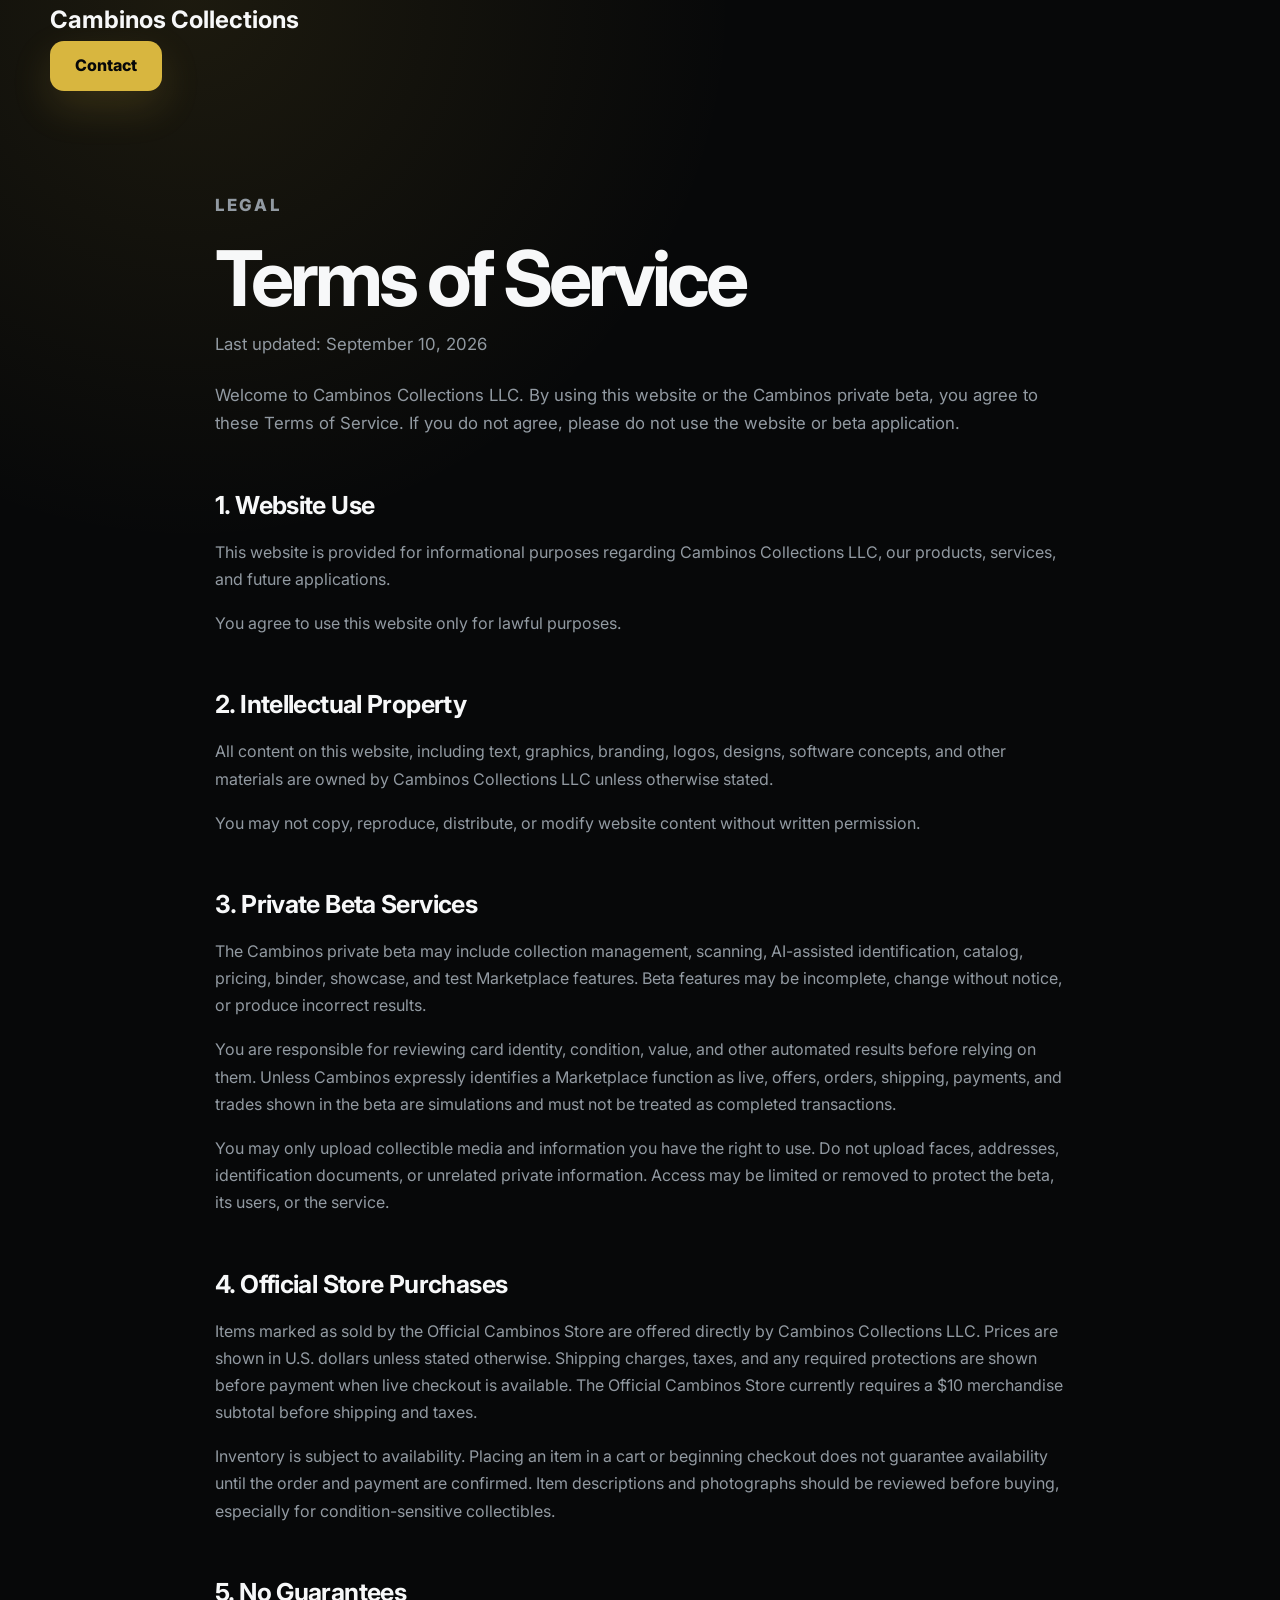
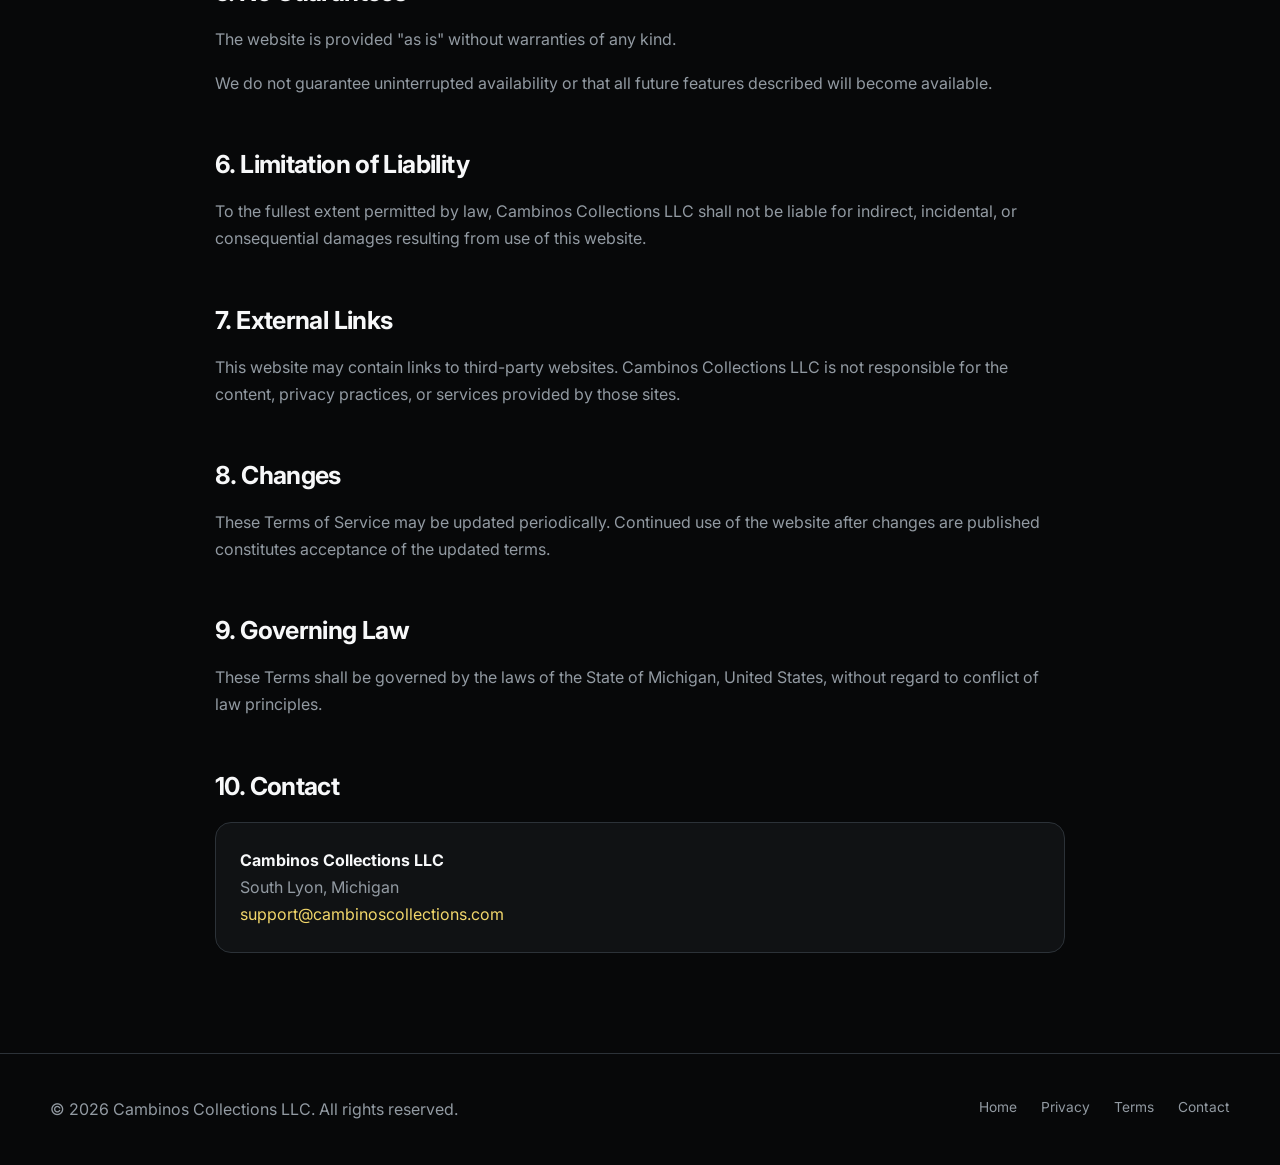
<file: cambinos-website/terms.html>
<!DOCTYPE html>
<html lang="en">
<head>
  <meta charset="UTF-8">
  <meta name="viewport" content="width=device-width, initial-scale=1.0">

  <title>Terms of Service | Cambinos Collections LLC</title>

  <meta
    name="description"
    content="Terms of Service for Cambinos Collections LLC."
  >

  <link rel="preconnect" href="https://fonts.googleapis.com">
  <link rel="preconnect" href="https://fonts.gstatic.com" crossorigin>

  <link
    href="https://fonts.googleapis.com/css2?family=Inter:wght@300;400;600;700;800&display=swap"
    rel="stylesheet"
  >

  <link rel="stylesheet" href="styles.css">
</head>

<body>

<header>
  <div class="container">
    <nav>
      <a href="index.html">
        <h2>Cambinos Collections</h2>
      </a>

      <a href="index.html#contact" class="button">
        Contact
      </a>
    </nav>
  </div>
</header>

<main class="legal-page">

<div class="container legal-container">

<p class="eyebrow">Legal</p>

<h1>Terms of Service</h1>

<p class="legal-updated">
Last updated: September 10, 2026
</p>

<p>
Welcome to Cambinos Collections LLC. By using this website or the
Cambinos private beta,
you agree to these Terms of Service. If you do not agree,
please do not use the website or beta application.
</p>

<section class="legal-section">

<h2>1. Website Use</h2>

<p>
This website is provided for informational purposes regarding
Cambinos Collections LLC, our products, services, and future
applications.
</p>

<p>
You agree to use this website only for lawful purposes.
</p>

</section>

<section class="legal-section">

<h2>2. Intellectual Property</h2>

<p>
All content on this website, including text, graphics,
branding, logos, designs, software concepts, and other
materials are owned by Cambinos Collections LLC unless
otherwise stated.
</p>

<p>
You may not copy, reproduce, distribute, or modify website
content without written permission.
</p>

</section>

<section class="legal-section">

<h2>3. Private Beta Services</h2>

<p>
The Cambinos private beta may include collection management,
scanning, AI-assisted identification, catalog, pricing, binder,
showcase, and test Marketplace features. Beta features may be
incomplete, change without notice, or produce incorrect results.
</p>

<p>
You are responsible for reviewing card identity, condition, value,
and other automated results before relying on them. Unless Cambinos
expressly identifies a Marketplace function as live, offers, orders,
shipping, payments, and trades shown in the beta are simulations and
must not be treated as completed transactions.
</p>

<p>
You may only upload collectible media and information you have the
right to use. Do not upload faces, addresses, identification documents,
or unrelated private information. Access may be limited or removed to
protect the beta, its users, or the service.
</p>

</section>

<section class="legal-section">

<h2>4. Official Store Purchases</h2>

<p>
Items marked as sold by the Official Cambinos Store are offered directly by
Cambinos Collections LLC. Prices are shown in U.S. dollars unless stated
otherwise. Shipping charges, taxes, and any required protections are shown
before payment when live checkout is available. The Official Cambinos Store
currently requires a $10 merchandise subtotal before shipping and taxes.
</p>

<p>
Inventory is subject to availability. Placing an item in a cart or beginning
checkout does not guarantee availability until the order and payment are
confirmed. Item descriptions and photographs should be reviewed before buying,
especially for condition-sensitive collectibles.
</p>

</section>

<section class="legal-section">

<h2>5. No Guarantees</h2>

<p>
The website is provided "as is" without warranties of any
kind.
</p>

<p>
We do not guarantee uninterrupted availability or that all
future features described will become available.
</p>

</section>

<section class="legal-section">

<h2>6. Limitation of Liability</h2>

<p>
To the fullest extent permitted by law, Cambinos Collections
LLC shall not be liable for indirect, incidental, or
consequential damages resulting from use of this website.
</p>

</section>

<section class="legal-section">

<h2>7. External Links</h2>

<p>
This website may contain links to third-party websites.
Cambinos Collections LLC is not responsible for the content,
privacy practices, or services provided by those sites.
</p>

</section>

<section class="legal-section">

<h2>8. Changes</h2>

<p>
These Terms of Service may be updated periodically.
Continued use of the website after changes are published
constitutes acceptance of the updated terms.
</p>

</section>

<section class="legal-section">

<h2>9. Governing Law</h2>

<p>
These Terms shall be governed by the laws of the State of
Michigan, United States, without regard to conflict of law
principles.
</p>

</section>

<section class="legal-section">

<h2>10. Contact</h2>

<address>

<strong>Cambinos Collections LLC</strong><br>

South Lyon, Michigan<br>

<a href="mailto:support@cambinoscollections.com">
support@cambinoscollections.com
</a>

</address>

</section>

</div>

</main>

<footer>

<div class="container footer-content">

<p>
© 2026 Cambinos Collections LLC. All rights reserved.
</p>

<div class="footer-links">

<a href="index.html">Home</a>

<a href="privacy.html">Privacy</a>

<a href="terms.html">Terms</a>

<a href="mailto:support@cambinoscollections.com">Contact</a>

</div>

</div>

</footer>

</body>
</html>
</file>
<file: cambinos-website/styles.css>
:root {
  --background: #070809;
  --background-soft: #0b0d0f;
  --surface: #101214;
  --surface-light: #15181b;
  --surface-bright: #1b1f23;
  --text: #f7f8f9;
  --muted: #929aa2;
  --muted-light: #c8cdd2;
  --border: #2c3238;
  --accent: #d8b63f;
  --accent-hover: #f2d76b;
  --accent-soft: rgba(216, 182, 63, 0.12);
  --success: #75d98e;
  --max-width: 1180px;
}

* {
  box-sizing: border-box;
  margin: 0;
  padding: 0;
}

html {
  scroll-behavior: smooth;
}

body {
  overflow-x: hidden;
  background:
    radial-gradient(
      circle at 15% 0%,
      rgba(216, 182, 63, 0.1),
      transparent 34rem
    ),
    var(--background);
  color: var(--text);
  font-family: "Inter", sans-serif;
  line-height: 1.7;
}

a {
  color: inherit;
  text-decoration: none;
}

img {
  max-width: 100%;
  display: block;
}

.container {
  width: min(100% - 40px, var(--max-width));
  margin: 0 auto;
}

.narrow-container {
  max-width: 850px;
  text-align: center;
}

.site-header {
  position: sticky;
  top: 0;
  z-index: 100;
  border-bottom: 1px solid var(--border);
  background: rgba(8, 12, 21, 0.82);
  backdrop-filter: blur(18px);
}

.navbar {
  min-height: 78px;
  display: flex;
  align-items: center;
  justify-content: space-between;
  gap: 28px;
}

.brand {
  display: inline-flex;
  align-items: center;
  gap: 12px;
}

.brand-mark {
  position: relative;
  width: 54px;
  height: 48px;
  display: grid;
  place-items: center;
  color: var(--accent-hover);
  line-height: 1;
  filter: drop-shadow(0 8px 18px rgba(216, 182, 63, 0.2));
}

.brand-logo { width: 100%; height: 100%; object-fit: contain; }
.brand-artwork { width: 100%; padding: 24px 16px; text-align: center; color: #e8c875; }
.brand-artwork img { width: 54%; max-width: 280px; height: auto; margin: 0 auto 18px; }
.brand-artwork-name { display: block; font-family: Georgia, serif; font-size: clamp(24px, 4vw, 48px); font-weight: 400; line-height: 1.2; letter-spacing: 0.16em; padding-left: 0.16em; }
.brand-artwork-tagline { display: block; margin-top: 12px; font-size: clamp(9px, 1.2vw, 13px); letter-spacing: 0.25em; }
.hero-preview { flex-wrap: wrap; }
.hero-layout { align-items: start; }
.store-page .store-promise { display: flex; flex-direction: column; align-items: stretch; padding: 0; overflow: hidden; }
.store-brand-feature { display: block; width: 100%; height: auto; object-fit: contain; }
.store-page .store-promise > div { padding: 22px; }
.store-logo { display: block; width: 150px; height: 110px; object-fit: contain; margin: 0 auto 20px; }
.brand-crown {
  position: absolute;
  top: 0;
  left: 50%;
  transform: translateX(-50%);
  color: var(--accent);
  font-size: 0.78rem;
}

.brand-monogram {
  margin-top: 10px;
  font-size: 1.55rem;
  font-weight: 900;
  letter-spacing: -0.2em;
}

.brand-lockup {
  display: grid;
  gap: 1px;
}

.brand-name {
  color: var(--text);
  font-size: 0.92rem;
  font-weight: 900;
  letter-spacing: 0.12em;
}

.brand-subtitle {
  color: var(--accent);
  font-size: 0.58rem;
  font-weight: 800;
  letter-spacing: 0.18em;
}

.nav-links {
  display: flex;
  align-items: center;
  gap: 28px;
}

.nav-links a {
  color: var(--muted);
  font-size: 0.94rem;
  font-weight: 600;
  transition: color 0.2s ease;
}

.nav-links a:hover {
  color: var(--text);
}

.button {
  min-height: 50px;
  padding: 0 24px;
  display: inline-flex;
  align-items: center;
  justify-content: center;
  border: 1px solid transparent;
  border-radius: 14px;
  background: var(--accent);
  box-shadow: 0 16px 40px rgba(216, 182, 63, 0.16);
  color: var(--background);
  font-weight: 800;
  transition:
    transform 0.2s ease,
    background 0.2s ease,
    border-color 0.2s ease;
}

.button:hover {
  background: var(--accent-hover);
  transform: translateY(-2px);
}

.button-small {
  min-height: 44px;
  padding: 0 20px;
}

.button-secondary {
  border-color: var(--border);
  background: rgba(255, 255, 255, 0.035);
  box-shadow: none;
  color: var(--text);
}

.button-secondary:hover {
  border-color: rgba(109, 93, 252, 0.6);
  background: var(--surface-light);
}

.eyebrow {
  margin-bottom: 18px;
  color: var(--accent-hover);
  font-size: 0.78rem;
  font-weight: 800;
  letter-spacing: 0.16em;
  text-transform: uppercase;
}

.hero {
  min-height: calc(100vh - 78px);
  display: grid;
  align-items: center;
  padding: 100px 0 120px;
}

.hero-layout {
  display: grid;
  grid-template-columns: minmax(0, 1.05fr) minmax(390px, 0.95fr);
  align-items: start;
  gap: 80px;
}

.hero-content h1 {
  max-width: 720px;
  font-size: clamp(3.4rem, 6.8vw, 6.8rem);
  line-height: 0.96;
  letter-spacing: -0.068em;
}

.hero-content h1 span {
  display: block;
  color: var(--accent-hover);
}

.hero-description {
  max-width: 680px;
  margin-top: 30px;
  color: var(--muted);
  font-size: clamp(1.05rem, 1.7vw, 1.25rem);
}

.hero-actions {
  display: flex;
  flex-wrap: wrap;
  gap: 14px;
  margin-top: 34px;
}

.hero-trust {
  display: flex;
  flex-wrap: wrap;
  gap: 22px;
  margin-top: 34px;
  color: var(--muted);
  font-size: 0.88rem;
  font-weight: 600;
}

.hero-trust span::before {
  content: "✓";
  margin-right: 8px;
  color: var(--success);
}

.hero-preview {
  position: relative;
  display: grid;
  place-items: center;
}

.preview-glow {
  position: absolute;
  width: 420px;
    max-width: 100%;
  height: 420px;
  border-radius: 50%;
  background: rgba(109, 93, 252, 0.28);
  filter: blur(100px);
}

.phone {
  position: relative;
  width: 340px;
  padding: 12px;
  border: 1px solid rgba(255, 255, 255, 0.18);
  border-radius: 46px;
  background: #05070d;
  box-shadow:
    0 40px 90px rgba(0, 0, 0, 0.5),
    0 0 80px rgba(109, 93, 252, 0.18);
  transform: rotate(2deg);
}

.phone-top {
  height: 32px;
  padding: 0 18px;
  display: flex;
  align-items: center;
  justify-content: space-between;
  color: #cbd5e1;
  font-size: 0.68rem;
}

.phone-screen {
  min-height: 600px;
  padding: 24px 20px;
  border-radius: 34px;
  background:
    radial-gradient(
      circle at top,
      rgba(109, 93, 252, 0.17),
      transparent 20rem
    ),
    #0b111d;
}

.app-heading {
  display: flex;
  align-items: center;
  justify-content: space-between;
}

.app-label {
  color: var(--muted);
  font-size: 0.68rem;
}

.app-heading h3 {
  margin-top: 2px;
  font-size: 1.3rem;
}

.profile-circle {
  width: 40px;
  height: 40px;
  display: grid;
  place-items: center;
  border-radius: 50%;
  background: var(--accent);
  font-size: 0.75rem;
  font-weight: 800;
}

.value-card {
  margin-top: 24px;
  padding: 22px;
  border: 1px solid rgba(109, 93, 252, 0.35);
  border-radius: 20px;
  background:
    linear-gradient(
      140deg,
      rgba(109, 93, 252, 0.26),
      rgba(109, 93, 252, 0.06)
    );
}

.value-card p {
  color: #c8c5ff;
  font-size: 0.7rem;
}

.value-card h4 {
  margin: 7px 0;
  font-size: 1.8rem;
}

.value-card span {
  color: var(--success);
  font-size: 0.7rem;
  font-weight: 700;
}

.app-stats {
  display: grid;
  grid-template-columns: repeat(3, 1fr);
  gap: 8px;
  margin-top: 14px;
}

.app-stats div {
  padding: 14px 6px;
  border: 1px solid var(--border);
  border-radius: 14px;
  background: rgba(255, 255, 255, 0.025);
  text-align: center;
}

.app-stats strong {
  display: block;
  font-size: 0.92rem;
}

.app-stats span {
  color: var(--muted);
  font-size: 0.62rem;
}

.vault-heading {
  margin: 25px 0 14px;
  display: flex;
  align-items: center;
  justify-content: space-between;
}

.vault-heading h4 {
  font-size: 0.9rem;
}

.vault-heading span {
  color: var(--accent-hover);
  font-size: 0.64rem;
}

.vault-grid {
  display: grid;
  grid-template-columns: repeat(2, 1fr);
  gap: 10px;
}

.vault-item {
  padding: 10px;
  border: 1px solid var(--border);
  border-radius: 14px;
  background: rgba(255, 255, 255, 0.025);
}

.item-image {
  height: 88px;
  border-radius: 10px;
}

.item-purple {
  background:
    linear-gradient(
      135deg,
      #4338ca,
      #c084fc
    );
}

.item-blue {
  background:
    linear-gradient(
      135deg,
      #075985,
      #38bdf8
    );
}

.item-gold {
  background:
    linear-gradient(
      135deg,
      #92400e,
      #facc15
    );
}

.item-red {
  background:
    linear-gradient(
      135deg,
      #7f1d1d,
      #fb7185
    );
}

.vault-item p {
  margin-top: 8px;
  color: var(--muted);
  font-size: 0.62rem;
}

.vault-item strong {
  font-size: 0.74rem;
}

.section {
  padding: 110px 0;
}

.gray {
  border-top: 1px solid var(--border);
  border-bottom: 1px solid var(--border);
  background: rgba(255, 255, 255, 0.022);
}

.intro-section h2,
.section-heading h2,
.curator-content h2,
.mission-card h2,
.contact-layout h2 {
  font-size: clamp(2.5rem, 5vw, 4.5rem);
  line-height: 1.04;
  letter-spacing: -0.055em;
}

.section-lead {
  margin-top: 24px;
  color: var(--muted);
  font-size: 1.12rem;
}

.section-heading {
  display: grid;
  grid-template-columns: 1fr 0.72fr;
  align-items: end;
  gap: 60px;
}

.section-heading > p {
  color: var(--muted);
  font-size: 1.02rem;
}

.feature-grid {
  display: grid;
  grid-template-columns: repeat(2, 1fr);
  gap: 20px;
  margin-top: 55px;
}

.feature-card {
  min-height: 280px;
  padding: 32px;
  border: 1px solid var(--border);
  border-radius: 24px;
  background:
    linear-gradient(
      145deg,
      rgba(255, 255, 255, 0.045),
      rgba(255, 255, 255, 0.012)
    ),
    var(--surface);
  transition:
    transform 0.2s ease,
    border-color 0.2s ease;
}

.feature-card:hover {
  transform: translateY(-5px);
  border-color: rgba(109, 93, 252, 0.55);
}

.feature-large {
  grid-row: span 2;
  min-height: 580px;
}

.feature-icon {
  width: 48px;
  height: 48px;
  display: grid;
  place-items: center;
  margin-bottom: 28px;
  border-radius: 14px;
  background: var(--accent-soft);
  color: var(--accent-hover);
  font-size: 1.35rem;
  font-weight: 800;
}

.feature-card h3 {
  font-size: 1.45rem;
  letter-spacing: -0.025em;
}

.feature-card > p {
  max-width: 500px;
  margin-top: 12px;
  color: var(--muted);
}

.scanner-demo {
  margin-top: 42px;
  padding: 24px;
  border: 1px solid var(--border);
  border-radius: 24px;
  background: #080d17;
  text-align: center;
}

.scanner-frame {
  position: relative;
  height: 275px;
  overflow: hidden;
  border-radius: 18px;
  background:
    linear-gradient(
      135deg,
      rgba(109, 93, 252, 0.15),
      rgba(255, 255, 255, 0.025)
    );
}

.scanner-frame::before,
.scanner-frame::after,
.scanner-frame span::before,
.scanner-frame span::after {
  content: "";
  position: absolute;
  width: 42px;
  height: 42px;
  border-color: var(--accent-hover);
  border-style: solid;
}

.scanner-frame::before {
  top: 18px;
  left: 18px;
  border-width: 3px 0 0 3px;
}

.scanner-frame::after {
  top: 18px;
  right: 18px;
  border-width: 3px 3px 0 0;
}

.scanner-frame span::before {
  bottom: 18px;
  left: 18px;
  border-width: 0 0 3px 3px;
}

.scanner-frame span::after {
  right: 18px;
  bottom: 18px;
  border-width: 0 3px 3px 0;
}

.scanner-demo p {
  margin-top: 16px;
  color: var(--muted);
  font-size: 0.82rem;
}

.curator-layout {
  display: grid;
  grid-template-columns: 1fr 0.85fr;
  align-items: center;
  gap: 80px;
}

.curator-questions {
  display: grid;
  gap: 12px;
  margin-top: 34px;
}

.curator-questions div {
  padding: 17px 19px;
  border: 1px solid var(--border);
  border-radius: 14px;
  background: rgba(255, 255, 255, 0.025);
  color: var(--muted-light);
}

.curator-panel {
  padding: 30px;
  border: 1px solid rgba(109, 93, 252, 0.32);
  border-radius: 28px;
  background:
    radial-gradient(
      circle at top right,
      rgba(109, 93, 252, 0.2),
      transparent 22rem
    ),
    var(--surface);
  box-shadow: 0 30px 80px rgba(0, 0, 0, 0.32);
}

.assistant-header {
  display: flex;
  align-items: center;
  gap: 14px;
  padding-bottom: 20px;
  border-bottom: 1px solid var(--border);
}

.assistant-icon {
  width: 46px;
  height: 46px;
  display: grid;
  place-items: center;
  border-radius: 15px;
  background: var(--accent);
  font-weight: 800;
}

.assistant-header strong,
.assistant-header span {
  display: block;
}

.assistant-header span {
  color: var(--muted);
  font-size: 0.75rem;
}

.message {
  max-width: 88%;
  margin-top: 22px;
  padding: 16px 18px;
  border-radius: 17px;
  font-size: 0.9rem;
}

.message-user {
  margin-left: auto;
  border-bottom-right-radius: 5px;
  background: var(--accent);
}

.message-assistant {
  border: 1px solid var(--border);
  border-bottom-left-radius: 5px;
  background: rgba(255, 255, 255, 0.035);
  color: var(--muted-light);
}

.assistant-input {
  margin-top: 28px;
  padding: 15px 17px;
  display: flex;
  align-items: center;
  justify-content: space-between;
  border: 1px solid var(--border);
  border-radius: 14px;
  background: #090e18;
  color: var(--muted);
  font-size: 0.85rem;
}

.assistant-input span {
  width: 32px;
  height: 32px;
  display: grid;
  place-items: center;
  border-radius: 10px;
  background: var(--accent);
  color: #ffffff;
}

.category-grid {
  display: grid;
  grid-template-columns: repeat(5, 1fr);
  gap: 16px;
  margin-top: 52px;
}

.category-card {
  min-height: 150px;
  padding: 24px 18px;
  display: flex;
  flex-direction: column;
  justify-content: space-between;
  border: 1px solid var(--border);
  border-radius: 20px;
  background: var(--surface);
  transition:
    transform 0.2s ease,
    border-color 0.2s ease;
}

.category-card:hover {
  transform: translateY(-4px);
  border-color: rgba(109, 93, 252, 0.55);
}

.category-card span {
  font-size: 2rem;
}

.category-card h3 {
  font-size: 0.98rem;
}

.mission-section {
  padding-top: 125px;
}

.mission-card {
  padding: 72px;
  border: 1px solid rgba(109, 93, 252, 0.3);
  border-radius: 32px;
  background:
    radial-gradient(
      circle at right,
      rgba(109, 93, 252, 0.25),
      transparent 35rem
    ),
    var(--surface);
  text-align: center;
}

.mission-card h2 {
  max-width: 850px;
  margin: 0 auto;
}

.mission-card > p:not(.eyebrow) {
  max-width: 720px;
  margin: 24px auto 30px;
  color: var(--muted);
  font-size: 1.05rem;
}

.contact-section {
  padding-top: 70px;
}

.contact-layout {
  display: grid;
  grid-template-columns: 1fr 0.75fr;
  align-items: center;
  gap: 80px;
}

.contact-card {
  padding: 30px;
  border: 1px solid var(--border);
  border-radius: 24px;
  background: var(--surface);
}

.contact-card p {
  margin-top: 17px;
  color: var(--muted);
  font-size: 0.75rem;
  font-weight: 700;
  letter-spacing: 0.08em;
  text-transform: uppercase;
}

.contact-card p:first-child {
  margin-top: 0;
}

.contact-card a,
.contact-card span {
  display: inline-block;
  margin-top: 4px;
  color: var(--muted-light);
  overflow-wrap: anywhere;
}

.contact-card a:hover {
  color: var(--accent-hover);
}

footer {
  padding: 42px 0;
  border-top: 1px solid var(--border);
  color: var(--muted);
}

.footer-content {
  display: flex;
  align-items: flex-start;
  justify-content: space-between;
  gap: 40px;
}

.footer-brand {
  margin-bottom: 18px;
}

.footer-content > div:first-child > p {
  font-size: 0.82rem;
}

.footer-links {
  max-width: 540px;
  display: flex;
  flex-wrap: wrap;
  justify-content: flex-end;
  gap: 14px 24px;
}

.footer-links a {
  font-size: 0.86rem;
  transition: color 0.2s ease;
}

.footer-links a:hover {
  color: var(--text);
}

/* Legal pages */

.legal-page {
  min-height: 75vh;
  padding: 100px 0;
}

.legal-container {
  max-width: 850px;
}

.legal-container h1 {
  margin-bottom: 12px;
  font-size: clamp(2.7rem, 7vw, 4.8rem);
  line-height: 1;
  letter-spacing: -0.055em;
}

.legal-updated {
  margin-bottom: 42px;
  color: var(--muted);
}

.legal-container > p {
  margin-bottom: 22px;
  color: var(--muted);
  font-size: 1.05rem;
}

.legal-section {
  margin-top: 52px;
}

.legal-section h2 {
  margin-bottom: 18px;
  font-size: 1.55rem;
  line-height: 1.25;
  letter-spacing: -0.025em;
}

.legal-section p {
  margin-bottom: 17px;
  color: var(--muted);
}

.legal-section ul {
  margin: 18px 0 0 22px;
  color: var(--muted);
}

.legal-section li {
  margin-bottom: 10px;
  padding-left: 5px;
}

.legal-section address {
  margin-top: 20px;
  padding: 24px;
  border: 1px solid var(--border);
  border-radius: 16px;
  background: var(--surface);
  color: var(--muted);
  font-style: normal;
}

.legal-section address strong {
  color: var(--text);
}

.legal-section a {
  color: var(--accent-hover);
}

@media (max-width: 1000px) {
  .nav-links {
    display: none;
  }

  .hero-layout,
  .curator-layout,
  .contact-layout {
    grid-template-columns: 1fr;
  }

  .hero-content {
    text-align: center;
  }

  .hero-content h1,
  .hero-description {
    margin-left: auto;
    margin-right: auto;
  }

  .hero-actions,
  .hero-trust {
    justify-content: center;
  }

  .hero-preview {
    margin-top: 20px;
  }

  .section-heading {
    grid-template-columns: 1fr;
    gap: 20px;
  }

  .category-grid {
    grid-template-columns: repeat(3, 1fr);
  }

  .contact-layout {
    gap: 38px;
  }
}

@media (max-width: 720px) {
  .container {
    width: min(100% - 28px, var(--max-width));
  }

  .navbar {
    min-height: 70px;
  }

  .brand-name {
    max-width: 150px;
    font-size: 0.92rem;
    line-height: 1.15;
  }

  .button-small {
    min-height: 40px;
    padding: 0 15px;
    font-size: 0.85rem;
  }

  .hero {
    min-height: auto;
    padding: 80px 0;
  }

  .hero-layout {
    gap: 55px;
  }

  .hero-content h1 {
    font-size: clamp(3rem, 14vw, 4.6rem);
  }

  .hero-actions {
    flex-direction: column;
  }

  .hero-actions .button {
    width: 100%;
  }

  .hero-trust {
    gap: 12px;
    flex-direction: column;
  }

  .phone {
    width: min(100%, 330px);
  }

  .section {
    padding: 80px 0;
  }

  .feature-grid {
    grid-template-columns: 1fr;
  }

  .feature-large {
    grid-row: auto;
    min-height: auto;
  }

  .scanner-frame {
    height: 230px;
  }

  .category-grid {
    grid-template-columns: repeat(2, 1fr);
  }

  .mission-card {
    padding: 48px 24px;
  }

  .footer-content {
    flex-direction: column;
  }

  .footer-links {
    justify-content: flex-start;
  }

  .legal-page {
    padding: 74px 0;
  }
}

@media (max-width: 430px) {
  .brand-mark {
    width: 34px;
    height: 34px;
    border-radius: 10px;
  }

  .brand-name {
    max-width: 115px;
    font-size: 0.8rem;
  }

  .button-small {
    padding: 0 12px;
  }

  .phone-screen {
    min-height: 560px;
  }

  .category-grid {
    grid-template-columns: 1fr;
  }
}

/* Top Finds signature experience */

.top-finds-section {
  position: relative;
  overflow: hidden;
  border-bottom: 1px solid var(--border);
  background:
    radial-gradient(
      circle at 82% 22%,
      rgba(109, 93, 252, 0.2),
      transparent 30rem
    ),
    radial-gradient(
      circle at 15% 80%,
      rgba(110, 231, 183, 0.08),
      transparent 28rem
    ),
    #090e18;
}

.top-finds-section::before {
  content: "";
  position: absolute;
  inset: 0;
  pointer-events: none;
  opacity: 0.22;
  background-image:
    linear-gradient(
      rgba(255, 255, 255, 0.025) 1px,
      transparent 1px
    ),
    linear-gradient(
      90deg,
      rgba(255, 255, 255, 0.025) 1px,
      transparent 1px
    );
  background-size: 42px 42px;
  mask-image:
    linear-gradient(
      to bottom,
      transparent,
      black 18%,
      black 82%,
      transparent
    );
}

.top-finds-heading {
  position: relative;
  display: grid;
  grid-template-columns: 1.1fr 0.72fr;
  align-items: end;
  gap: 70px;
}

.top-finds-heading h2 {
  max-width: 780px;
  margin-top: 18px;
  font-size: clamp(2.7rem, 5vw, 4.8rem);
  line-height: 1.02;
  letter-spacing: -0.06em;
}

.top-finds-heading > p {
  color: var(--muted);
  font-size: 1.02rem;
}

.feature-badge {
  display: inline-flex;
  padding: 8px 12px;
  border: 1px solid rgba(135, 124, 255, 0.45);
  border-radius: 999px;
  background: rgba(109, 93, 252, 0.12);
  color: #c8c5ff;
  font-size: 0.7rem;
  font-weight: 800;
  letter-spacing: 0.12em;
}

.top-finds-experience {
  position: relative;
  display: grid;
  grid-template-columns:
    minmax(0, 0.9fr)
    minmax(0, 1.1fr);
  gap: 22px;
  margin-top: 58px;
}

.scan-result-panel,
.finds-panel {
  min-height: 650px;
  padding: 30px;
  border: 1px solid var(--border);
  border-radius: 28px;
  background: rgba(17, 24, 39, 0.88);
  box-shadow: 0 30px 90px rgba(0, 0, 0, 0.28);
  backdrop-filter: blur(16px);
}

.demo-toolbar {
  display: flex;
  align-items: center;
  gap: 9px;
  color: var(--muted-light);
  font-size: 0.74rem;
  font-weight: 700;
  letter-spacing: 0.06em;
  text-transform: uppercase;
}

.live-dot {
  width: 8px;
  height: 8px;
  border-radius: 50%;
  background: var(--success);
  box-shadow:
    0 0 0 6px rgba(110, 231, 183, 0.09);
}

.demo-label {
  margin-left: auto;
  color: var(--muted);
  font-size: 0.62rem;
}

/* Beta waitlist */

.waitlist-section {
  position: relative;
  overflow: hidden;
  border-top: 1px solid var(--border);
  border-bottom: 1px solid var(--border);
  background:
    radial-gradient(circle at 12% 30%, rgba(109, 93, 252, 0.24), transparent 31rem),
    radial-gradient(circle at 88% 80%, rgba(110, 231, 183, 0.1), transparent 24rem),
    #090e18;
}

.waitlist-section::before {
  content: "";
  position: absolute;
  inset: 0;
  pointer-events: none;
  opacity: 0.18;
  background-image:
    linear-gradient(rgba(255, 255, 255, 0.035) 1px, transparent 1px),
    linear-gradient(90deg, rgba(255, 255, 255, 0.035) 1px, transparent 1px);
  background-size: 46px 46px;
}

.waitlist-shell {
  position: relative;
  display: grid;
  grid-template-columns: minmax(0, 0.88fr) minmax(420px, 0.72fr);
  align-items: center;
  gap: clamp(44px, 8vw, 100px);
}

.waitlist-copy h2 {
  max-width: 670px;
  font-size: clamp(2.8rem, 5vw, 5rem);
  line-height: 1.01;
  letter-spacing: -0.06em;
}

.waitlist-copy > p:not(.eyebrow) {
  max-width: 650px;
  margin-top: 26px;
  color: var(--muted);
  font-size: 1.08rem;
}

.waitlist-benefits {
  display: grid;
  gap: 12px;
  margin-top: 34px;
}

.waitlist-benefits div {
  display: flex;
  align-items: center;
  gap: 14px;
  color: var(--muted-light);
}

.waitlist-benefits span {
  width: 34px;
  height: 34px;
  display: grid;
  place-items: center;
  border: 1px solid rgba(135, 124, 255, 0.4);
  border-radius: 10px;
  background: var(--accent-soft);
  color: #c8c5ff;
  font-size: 0.68rem;
  font-weight: 800;
}

.waitlist-card {
  min-height: 560px;
  padding: clamp(28px, 4vw, 44px);
  border: 1px solid rgba(255, 255, 255, 0.14);
  border-radius: 28px;
  background: rgba(17, 24, 39, 0.9);
  box-shadow: 0 34px 90px rgba(0, 0, 0, 0.34);
  backdrop-filter: blur(18px);
}

.waitlist-card-kicker {
  color: var(--success);
  font-size: 0.72rem;
  font-weight: 800;
  letter-spacing: 0.14em;
  text-transform: uppercase;
}

.waitlist-card h3 {
  margin-top: 10px;
  font-size: clamp(1.65rem, 3vw, 2.15rem);
  line-height: 1.15;
  letter-spacing: -0.04em;
}

.waitlist-card h3 + p {
  margin-top: 12px;
  color: var(--muted);
}

.waitlist-form {
  display: grid;
  gap: 10px;
  margin-top: 28px;
}

.waitlist-form > label:not(.waitlist-consent) {
  margin-top: 8px;
  color: var(--muted-light);
  font-size: 0.82rem;
  font-weight: 700;
}

.waitlist-form > label span {
  color: var(--muted);
  font-weight: 500;
}

.waitlist-form input[type="email"],
.waitlist-form select,
.waitlist-share-row input {
  width: 100%;
  min-height: 52px;
  padding: 0 15px;
  border: 1px solid rgba(255, 255, 255, 0.14);
  border-radius: 12px;
  outline: none;
  background: #0a0f19;
  color: var(--text);
  font: inherit;
  transition: border-color 0.2s ease, box-shadow 0.2s ease;
}

.waitlist-form input:focus,
.waitlist-form select:focus,
.waitlist-share-row input:focus {
  border-color: var(--accent-hover);
  box-shadow: 0 0 0 4px rgba(109, 93, 252, 0.14);
}

.waitlist-consent {
  display: grid;
  grid-template-columns: 20px 1fr;
  align-items: start;
  gap: 10px;
  margin: 12px 0 4px;
  color: var(--muted);
  font-size: 0.77rem;
  line-height: 1.5;
  cursor: pointer;
}

.waitlist-consent input {
  width: 18px;
  height: 18px;
  margin-top: 1px;
  accent-color: var(--accent);
}

.waitlist-submit {
  width: 100%;
  margin-top: 4px;
  border: 0;
  cursor: pointer;
}

.waitlist-submit:disabled {
  cursor: wait;
  opacity: 0.72;
}

.waitlist-privacy,
.waitlist-message,
.waitlist-share-message {
  min-height: 1.3em;
  color: var(--muted);
  font-size: 0.72rem;
  text-align: center;
}

.waitlist-privacy a {
  color: var(--muted-light);
  text-decoration: underline;
  text-underline-offset: 3px;
}

.waitlist-message.is-error {
  color: #fda4af;
}

.waitlist-honeypot {
  position: absolute;
  left: -10000px;
  width: 1px;
  height: 1px;
  overflow: hidden;
}

.waitlist-success {
  padding-top: 34px;
  text-align: center;
}

.waitlist-success-icon {
  width: 66px;
  height: 66px;
  display: grid;
  place-items: center;
  margin: 0 auto 24px;
  border: 1px solid rgba(110, 231, 183, 0.4);
  border-radius: 22px;
  background: rgba(110, 231, 183, 0.1);
  color: var(--success);
  font-size: 1.65rem;
  font-weight: 800;
}

.waitlist-share-row {
  display: grid;
  grid-template-columns: 1fr auto;
  gap: 10px;
  margin-top: 28px;
}

.waitlist-share-row input {
  min-width: 0;
  font-size: 0.78rem;
}

.waitlist-share-row .button {
  min-height: 52px;
  cursor: pointer;
}

@media (max-width: 1000px) {
  .waitlist-shell {
    grid-template-columns: 1fr;
  }

  .waitlist-copy {
    text-align: center;
  }

  .waitlist-copy h2,
  .waitlist-copy > p:not(.eyebrow) {
    margin-left: auto;
    margin-right: auto;
  }

  .waitlist-benefits {
    width: max-content;
    max-width: 100%;
    margin-left: auto;
    margin-right: auto;
    text-align: left;
  }

  .waitlist-card {
    width: min(100%, 620px);
    margin: 0 auto;
  }
}

@media (max-width: 560px) {
  .waitlist-card {
    min-height: 0;
    padding: 26px 20px;
    border-radius: 22px;
  }

  .waitlist-share-row {
    grid-template-columns: 1fr;
  }
}

/* Official Store */
.store-page {
  background:
    linear-gradient(rgba(216, 182, 63, 0.025) 1px, transparent 1px),
    linear-gradient(90deg, rgba(216, 182, 63, 0.025) 1px, transparent 1px),
    radial-gradient(circle at 78% -10%, rgba(216, 182, 63, 0.15), transparent 34rem),
    var(--background);
  background-size: 54px 54px, 54px 54px, auto, auto;
}
.store-page .site-header { border-bottom-color: rgba(216,182,63,0.2); background: rgba(7,8,9,0.92); }
.store-page h1, .store-page h2, .store-page h3 { font-family: "Bree Serif", Georgia, serif; font-weight: 400; }
.store-hero { padding: clamp(48px, 6vw, 80px) 0 56px; border-bottom: 1px solid var(--border); }
.store-hero-layout { display: grid; grid-template-columns: minmax(0, 1.35fr) minmax(300px, 0.65fr); align-items: center; gap: 48px; }
.store-hero h1 { max-width: 760px; margin-top: 12px; font-size: clamp(2.7rem, 6vw, 5.6rem); line-height: 0.98; letter-spacing: -0.065em; }
.store-hero h1 + p { max-width: 690px; margin-top: 26px; color: var(--muted-light); font-size: 1.08rem; }
.store-promise { display: flex; gap: 16px; padding: 22px; border: 1px solid var(--borderGold, #5a4817); border-radius: 18px; background: rgba(33, 27, 13, 0.86); box-shadow: 0 24px 65px rgba(0,0,0,0.3); }
.store-promise-mark, .store-empty-mark { flex: 0 0 auto; width: 42px; height: 42px; display: grid; place-items: center; border: 1px solid #5a4817; border-radius: 12px; background: #211b0d; color: var(--accent-hover); font-weight: 900; letter-spacing: -0.16em; }
.store-promise strong { display: block; }
.store-promise p { margin-top: 5px; color: var(--muted); font-size: 0.84rem; line-height: 1.55; }
.store-catalog { padding: 56px 0; }
.store-toolbar { display: flex; align-items: end; justify-content: space-between; gap: 32px; }
.store-toolbar h2 { margin-top: 6px; font-size: clamp(2rem, 4vw, 3.2rem); letter-spacing: -0.05em; }
.store-search-wrap { width: min(100%, 440px); }
.store-search-wrap label { display: block; margin-bottom: 7px; color: var(--muted-light); font-size: 0.82rem; font-weight: 700; }
.store-search-wrap input { width: 100%; min-height: 52px; padding: 0 16px; border: 1px solid var(--border); border-radius: 13px; outline: 0; background: var(--background-soft); color: var(--text); font: inherit; }
.store-search-wrap input:focus { border-color: var(--accent); box-shadow: 0 0 0 4px rgba(216, 182, 63, 0.12); }
.store-status { display: flex; align-items: center; gap: 10px; margin-top: 28px; padding: 12px 15px; border: 1px solid var(--border); border-radius: 12px; background: rgba(17, 24, 39, 0.72); color: var(--muted-light); font-size: 0.86rem; }
.store-status-dot { width: 9px; height: 9px; border-radius: 50%; background: var(--muted); }
.store-status.is-live { border-color: rgba(110, 231, 183, 0.28); }
.store-status.is-live .store-status-dot { background: var(--success); box-shadow: 0 0 0 5px rgba(110, 231, 183, 0.1); }
.store-status.is-preparing .store-status-dot { background: #facc15; box-shadow: 0 0 0 5px rgba(250, 204, 21, 0.1); }
.store-catalog-nav { margin: 22px 0 28px; padding: 22px; border: 1px solid var(--border); border-radius: 18px; background: rgba(10, 12, 14, 0.82); }
.store-catalog-nav-heading { display: flex; align-items: end; justify-content: space-between; gap: 24px; }
.store-catalog-nav-heading h3 { margin-top: 4px; font-size: 1.35rem; }
.store-catalog-nav-heading > p { color: var(--muted); font-size: 0.85rem; }
.store-filters { display: flex; gap: 9px; margin: 18px -4px 0; overflow-x: auto; padding: 4px 4px 10px; scrollbar-color: #5a4817 transparent; }
.store-filter { min-height: 40px; padding: 0 15px; border: 1px solid var(--border); border-radius: 999px; background: transparent; color: var(--muted-light); font: inherit; font-size: 0.83rem; font-weight: 700; white-space: nowrap; cursor: pointer; }
.store-filter:hover, .store-filter.is-active { border-color: #5a4817; background: #211b0d; color: var(--accent-hover); }
.store-filter.is-active { box-shadow: inset 0 0 0 1px rgba(216, 182, 63, 0.12); }
.store-refinements { display: grid; grid-template-columns: repeat(3, minmax(0, 1fr)) auto; align-items: end; gap: 12px; margin-top: 12px; padding-top: 18px; border-top: 1px solid var(--border); }
.store-refinements label { min-width: 0; }
.store-refinements label span { display: block; margin: 0 0 7px 2px; color: var(--muted-light); font-size: 0.85rem; font-weight: 700; }
.store-refinements select { width: 100%; min-height: 46px; padding: 0 38px 0 13px; border: 1px solid var(--border); border-radius: 11px; outline: 0; background: var(--background-soft); color: var(--text); font: inherit; font-size: 0.9rem; cursor: pointer; }
.store-refinements select:focus { border-color: var(--accent); box-shadow: 0 0 0 4px rgba(216, 182, 63, 0.12); }
.store-refinements option { background: #101214; color: var(--text); }
.store-clear-filters { min-height: 46px; padding: 0 15px; border: 1px solid #5a4817; border-radius: 11px; background: #211b0d; color: var(--accent-hover); font: inherit; font-size: 0.85rem; font-weight: 800; cursor: pointer; white-space: nowrap; }
.store-clear-filters:hover { border-color: var(--accent); }
.store-results-summary { min-height: 1.4em; margin: -12px 0 18px; color: var(--muted); font-size: 0.88rem; }
.store-grid { display: grid; grid-template-columns: repeat(3, minmax(0, 1fr)); gap: 20px; }
.store-card { min-width: 0; overflow: hidden; border: 1px solid var(--border); border-radius: 20px; background: rgba(16, 18, 20, 0.94); box-shadow: 0 18px 46px rgba(0,0,0,0.2); transition: transform 0.2s ease, border-color 0.2s ease; }
.store-card:hover { transform: translateY(-4px); border-color: rgba(216, 182, 63, 0.52); }
.store-card-visual { position: relative; height: 290px; display: grid; place-items: center; padding: 22px; background: linear-gradient(145deg, #070809, #15181b); }
.store-card-visual img { width: 100%; height: 100%; object-fit: contain; }
.store-card-placeholder { width: 82px; height: 82px; display: grid; place-items: center; border: 1px solid #5a4817; border-radius: 24px; background: #211b0d; color: var(--accent-hover); font-size: 2rem; font-weight: 900; }
.store-card-badge { position: absolute; left: 14px; bottom: 14px; padding: 6px 9px; border: 1px solid rgba(255,255,255,0.15); border-radius: 999px; background: rgba(8,12,21,0.9); font-size: 0.7rem; font-weight: 800; }
.store-card-body { display: flex; flex-direction: column; min-height: 278px; padding: 22px; }
.store-card-category { color: var(--accent); font-size: 0.72rem; font-weight: 800; letter-spacing: 0.09em; text-transform: uppercase; }
.store-card h3 { margin-top: 7px; font-size: 1.2rem; line-height: 1.25; }
.store-card-details { margin-top: 7px; color: var(--muted-light); font-size: 0.82rem; }
.store-card-description { display: -webkit-box; margin-top: 12px; overflow: hidden; color: var(--muted); font-size: 0.84rem; line-height: 1.55; -webkit-box-orient: vertical; -webkit-line-clamp: 3; }
.store-card-footer { display: flex; align-items: end; justify-content: space-between; gap: 14px; margin-top: auto; padding-top: 22px; }
.store-card-price strong { display: block; font-size: 1.35rem; }
.store-card-price span { color: var(--muted); font-size: 0.72rem; }
.store-buy-button { min-height: 44px; padding: 10px 15px; white-space: nowrap; }
.store-cart-button { border: 0; cursor: pointer; }
.store-page [hidden] { display: none !important; }
.store-cart-button:disabled { cursor: default; opacity: 0.78; }
.store-paused-panel { max-width: 900px; margin: 0 auto; padding: clamp(38px, 7vw, 72px); border: 1px solid #5a4817; border-radius: 28px; background: radial-gradient(circle at top right, rgba(238,197,51,0.13), transparent 34%), linear-gradient(145deg, #11161a, #090c0f); text-align: center; box-shadow: 0 28px 80px rgba(0,0,0,0.28); }
.store-paused-mark { display: grid; width: 86px; height: 86px; margin: 0 auto 24px; place-items: center; border: 1px solid #8b6f19; border-radius: 24px; background: #171409; color: var(--accent); font-family: "Bree Serif", serif; font-size: 2rem; }
.store-paused-panel h2 { max-width: 680px; margin: 10px auto 14px; font-size: clamp(1.8rem, 4vw, 3rem); line-height: 1.12; letter-spacing: -0.04em; }
.store-paused-panel > p:not(.eyebrow) { max-width: 660px; margin: 0 auto; color: var(--muted-light); font-size: clamp(1rem, 2vw, 1.15rem); line-height: 1.75; }
.store-paused-progress { display: grid; grid-template-columns: repeat(4, 1fr); gap: 10px; max-width: 700px; margin: 34px auto; }
.store-paused-progress span { padding: 14px 10px; border: 1px solid var(--border); border-radius: 12px; background: rgba(255,255,255,0.025); color: var(--muted-light); font-size: 0.82rem; font-weight: 700; text-transform: uppercase; letter-spacing: 0.08em; }
.store-paused-progress strong { display: block; margin-bottom: 5px; color: var(--accent); font-size: 0.7rem; }
@media (max-width: 640px) { .store-paused-progress { grid-template-columns: repeat(2, 1fr); } }
.store-cart-button span { min-width: 24px; height: 24px; display: inline-grid; place-items: center; margin-left: 7px; border-radius: 999px; background: rgba(255,255,255,0.18); font-size: 0.75rem; }
.store-card-addon { position: absolute; right: 14px; top: 14px; padding: 6px 9px; border: 1px solid rgba(250,204,21,0.34); border-radius: 999px; background: rgba(38,30,5,0.92); color: #fde68a; font-size: 0.7rem; font-weight: 800; }
.store-card-actions { display: flex; align-items: center; gap: 12px; }
.store-details-link { color: var(--muted-light); font-size: 0.78rem; font-weight: 700; text-decoration: underline; text-underline-offset: 4px; }
.store-details-link:hover { color: white; }
.store-empty, .store-error { margin-top: 28px; padding: 72px 24px; border: 1px dashed rgba(255,255,255,0.18); border-radius: 22px; text-align: center; }
.store-empty-mark { margin: 0 auto 20px; }
.store-empty h3, .store-error h3 { font-size: 1.55rem; }
.store-empty p, .store-error p { max-width: 600px; margin: 10px auto 24px; color: var(--muted); }
.store-no-results { grid-column: 1 / -1; padding: 48px 20px; border: 1px dashed var(--border); border-radius: 18px; color: var(--muted); text-align: center; }
.store-launch { padding: 0 0 90px; }
.store-launch-shell { display: grid; grid-template-columns: minmax(0, 0.9fr) minmax(420px, 1.1fr); align-items: center; gap: clamp(32px, 7vw, 88px); padding: clamp(28px, 5vw, 54px); border: 1px solid #5a4817; border-radius: 26px; background: radial-gradient(circle at 85% 15%, rgba(216, 182, 63, 0.14), transparent 22rem), rgba(12, 13, 14, 0.94); box-shadow: 0 28px 75px rgba(0,0,0,0.28); }
.store-launch-copy h2 { margin-top: 8px; font-size: clamp(2rem, 4vw, 3.6rem); line-height: 1.02; letter-spacing: -0.05em; }
.store-launch-copy > p:not(.eyebrow) { max-width: 590px; margin-top: 18px; color: var(--muted-light); font-size: 1rem; line-height: 1.65; }
.store-launch-points { display: flex; flex-wrap: wrap; gap: 8px; margin-top: 22px; }
.store-launch-points span { padding: 7px 10px; border: 1px solid rgba(216,182,63,0.25); border-radius: 999px; background: rgba(33,27,13,0.72); color: var(--accent-hover); font-size: 0.8rem; font-weight: 700; }
.store-launch-card { padding: clamp(20px, 4vw, 30px); border: 1px solid var(--border); border-radius: 18px; background: rgba(16,18,20,0.96); }
.store-launch-form > label:first-child { display: block; margin-bottom: 8px; color: var(--muted-light); font-size: 0.9rem; font-weight: 700; }
.store-launch-input-row { display: grid; grid-template-columns: minmax(0, 1fr) auto; gap: 10px; }
.store-launch-input-row input { min-width: 0; min-height: 52px; padding: 0 15px; border: 1px solid var(--border); border-radius: 12px; outline: 0; background: var(--background-soft); color: var(--text); font: inherit; font-size: 1rem; }
.store-launch-input-row input:focus { border-color: var(--accent); box-shadow: 0 0 0 4px rgba(216,182,63,0.12); }
.store-launch-input-row .button { border: 0; cursor: pointer; }
.store-launch-input-row .button:disabled { cursor: wait; opacity: 0.65; }
.store-launch-consent { display: flex; align-items: flex-start; gap: 10px; margin-top: 16px; color: var(--muted-light); font-size: 0.86rem; line-height: 1.5; cursor: pointer; }
.store-launch-consent input { width: 18px; height: 18px; flex: 0 0 auto; margin-top: 2px; accent-color: var(--accent); }
.store-launch-privacy { margin-top: 12px; color: var(--muted); font-size: 0.78rem; }
.store-launch-privacy a { color: var(--accent-hover); }
.store-launch-message { min-height: 1.4em; margin-top: 10px; color: var(--success); font-size: 0.85rem; }
.store-launch-message.is-error { color: #fda4af; }
.store-launch-success { display: flex; align-items: center; gap: 16px; min-height: 130px; outline: 0; }
.store-launch-success-icon { width: 48px; height: 48px; display: grid; place-items: center; flex: 0 0 auto; border: 1px solid rgba(110,231,183,0.35); border-radius: 50%; background: rgba(110,231,183,0.1); color: var(--success); font-size: 1.2rem; font-weight: 900; }
.store-launch-success strong { font-family: "Bree Serif", Georgia, serif; font-size: 1.35rem; font-weight: 400; }
.store-launch-success p { margin-top: 6px; color: var(--muted); font-size: 0.9rem; }
.store-how { padding: 0 0 90px; }
.store-how-grid { display: grid; grid-template-columns: repeat(3, 1fr); gap: 18px; }
.store-how article { padding: 24px; border-top: 1px solid rgba(216,182,63,0.48); background: rgba(16,18,20,0.72); }
.store-how article > span { color: var(--accent); font-size: 0.74rem; font-weight: 800; }
.store-how h3 { margin-top: 20px; }
.store-how p { margin-top: 8px; color: var(--muted); font-size: 0.88rem; }
.store-cart { width: min(100% - 24px, 680px); max-height: min(860px, calc(100vh - 32px)); margin: auto 0 auto auto; padding: 0; border: 1px solid var(--border); border-radius: 26px 0 0 26px; background: #0b111b; color: var(--text); box-shadow: -30px 0 100px rgba(0,0,0,0.5); }
.store-cart[open] { animation: store-cart-in 0.22s ease-out; }
.store-cart::backdrop { background: rgba(2,6,12,0.72); backdrop-filter: blur(4px); }
.store-cart-shell { display: flex; min-height: min(820px, calc(100vh - 34px)); flex-direction: column; padding: clamp(22px, 4vw, 36px); }
.store-cart-header { display: flex; align-items: center; justify-content: space-between; gap: 20px; padding-bottom: 22px; border-bottom: 1px solid var(--border); }
.store-cart-header h2 { margin-top: 6px; font-size: clamp(2rem, 5vw, 3rem); letter-spacing: -0.05em; }
.store-cart-close { width: 46px; height: 46px; border: 1px solid var(--border); border-radius: 50%; background: transparent; color: var(--text); font-size: 1.7rem; cursor: pointer; }
.store-cart-close:hover { border-color: var(--accent-hover); }
.store-cart-items { display: grid; gap: 2px; margin-top: 18px; }
.store-cart-line { display: grid; grid-template-columns: 64px minmax(0, 1fr) auto auto; align-items: center; gap: 14px; padding: 14px 0; border-bottom: 1px solid var(--border); }
.store-cart-line-image { width: 64px; height: 76px; display: grid; place-items: center; overflow: hidden; border: 1px solid #5a4817; border-radius: 10px; background: #15181b; color: var(--accent); font-weight: 800; }
.store-cart-line-image img { width: 100%; height: 100%; object-fit: contain; }
.store-cart-line-info { min-width: 0; }
.store-cart-line-info h3 { overflow: hidden; font-size: 0.96rem; line-height: 1.35; text-overflow: ellipsis; white-space: nowrap; }
.store-cart-line-info p { margin-top: 5px; color: var(--muted); font-size: 0.76rem; }
.store-cart-quantity { display: grid; grid-template-columns: 34px 28px 34px; align-items: center; text-align: center; }
.store-cart-quantity button { width: 34px; height: 34px; border: 1px solid var(--border); border-radius: 9px; background: var(--background-soft); color: white; font: inherit; cursor: pointer; }
.store-cart-quantity button:disabled { cursor: not-allowed; opacity: 0.35; }
.store-cart-line-total { min-width: 68px; text-align: right; }
.store-cart-empty { margin: auto 0; padding: 68px 20px; text-align: center; }
.store-cart-empty .store-empty-mark { margin: 0 auto 20px; }
.store-cart-empty h3 { font-size: 1.35rem; }
.store-cart-empty p { margin-top: 9px; color: var(--muted); }
.store-cart-summary { margin-top: auto; padding-top: 26px; }
.store-cart-total { display: flex; justify-content: space-between; gap: 18px; font-size: 1rem; }
.store-cart-total strong { font-size: 1.45rem; }
.store-cart-shipping, .store-cart-note { margin-top: 6px; color: var(--muted); font-size: 0.76rem; }
.store-minimum { margin-top: 20px; padding: 14px; border: 1px solid var(--border); border-radius: 13px; background: rgba(17,24,39,0.75); }
.store-minimum-copy { display: flex; justify-content: space-between; gap: 14px; color: var(--muted-light); font-size: 0.78rem; }
.store-minimum-copy strong { color: #fde68a; white-space: nowrap; }
.store-minimum-track { height: 7px; margin-top: 12px; overflow: hidden; border-radius: 99px; background: rgba(255,255,255,0.08); }
.store-minimum-track span { display: block; width: 0; height: 100%; border-radius: inherit; background: linear-gradient(90deg, var(--accent), var(--accent-hover)); transition: width 0.2s ease; }
.store-cart-message { min-height: 1.3em; margin: 14px 0 10px; color: var(--muted-light); font-size: 0.78rem; }
.store-checkout-button { width: 100%; border: 0; }
.store-checkout-button:disabled { cursor: not-allowed; filter: grayscale(0.35); opacity: 0.72; }
.store-cart-note { text-align: center; }
@keyframes store-cart-in { from { transform: translateX(30px); opacity: 0; } }

/* Shared finishing details: clear focus, comfortable targets, quiet gold accents. */
.store-page .nav-links a[aria-current="page"] { color: var(--accent-hover); text-decoration: underline; text-underline-offset: 8px; text-decoration-thickness: 2px; }
.store-page .store-promise > div:last-child { text-align: center; padding-top: 8px; }
.store-page .store-paused-panel { max-width: none; border-color: rgba(216,182,63,.22); box-shadow: none; background: linear-gradient(120deg, rgba(216,182,63,.035), rgba(16,18,20,.8)); }
.store-page .store-paused-progress span { border: 0; border-radius: 0; background: transparent; border-top: 1px solid rgba(216,182,63,.3); }
.store-page .store-launch-shell { border-color: rgba(216,182,63,.25); box-shadow: none; }
.store-page .store-how article { border-radius: 0 0 12px 12px; }
.store-page h1, .store-page h2 { text-wrap: balance; }
.store-page .store-how p, .store-page .store-promise p { color: var(--muted-light); }
.store-page .footer-links a { min-height: 44px; display: inline-flex; align-items: center; }
@media (max-width: 680px) {
  .store-page [id] { scroll-margin-top: 130px; }
  .store-page .navbar { padding: 12px 0 4px; }
  .store-page .brand { gap: 8px; }
  .store-page .brand-subtitle { font-size: 8px; letter-spacing: .1em; }
  .store-page .store-hero h1 + p { font-size: 1rem; line-height: 1.65; margin-top: 20px; }
  .store-page .brand-artwork { padding: 12px 16px; }
  .store-page .brand-artwork img { width: 48%; max-width: 180px; }
  .store-page .store-catalog { padding: 32px 0; }
  .store-page .store-paused-panel { border-radius: 18px; }
  .store-page .store-paused-panel h2 { font-size: 1.85rem; }
  .store-page .store-paused-panel .button { width: 100%; white-space: normal; }
  .store-page .store-launch-shell { gap: 24px; border-radius: 18px; }
  .store-page .store-launch-card { padding: 18px 14px; }
  .store-page .store-how { padding-bottom: 48px; }
  .store-page .store-how h3 { margin-top: 8px; }
}
:focus-visible { outline: 2px solid var(--accent); outline-offset: 4px; }
@media (max-width: 360px) {
  .store-page[data-store-paused="true"] .store-cart-button { display: none; }
}
[id] { scroll-margin-top: 100px; }
.store-gold { color: var(--accent); }
.store-hero-cta { margin-top: 24px; }
.store-page .store-promise { border: 0; border-radius: 0; background: transparent; box-shadow: none; }
.store-page .store-hero h1 { line-height: 1.06; letter-spacing: -0.045em; }
.store-page .store-paused-panel { padding: clamp(24px, 4vw, 42px); }
.store-page .store-paused-mark { width: 56px; height: 56px; margin-bottom: 16px; border-radius: 16px; }
.store-page .store-cart-quantity button { min-width: 40px; min-height: 44px; }
.store-page .store-cart-quantity { grid-template-columns: 40px 28px 40px; }
@media (max-width: 680px) {
  .store-page .navbar { flex-wrap: wrap; gap: 14px; }
  .store-page .nav-links { display: flex; order: 3; width: 100%; gap: 20px; overflow-x: auto; padding-bottom: 4px; }
  .store-page .nav-links a { white-space: nowrap; padding: 8px 0; font-size: 13px; }
  .store-page .store-hero { padding-top: 40px; padding-bottom: 32px; }
  .store-page .store-hero h1 { font-size: clamp(2.2rem, 9vw, 3.5rem); }
  .store-page .store-hero-cta { width: 100%; }
  .store-page .store-cart-button { font-size: 11px; padding: 10px 12px; }
}
@media (prefers-reduced-motion: reduce) {
  *, *::before, *::after { scroll-behavior: auto !important; animation-duration: 0.01ms !important; transition-duration: 0.01ms !important; }
}

@media (max-width: 920px) {
  .store-hero-layout { grid-template-columns: 1fr; align-items: start; gap: 32px; }
  .store-grid { grid-template-columns: repeat(2, minmax(0, 1fr)); }
  .store-refinements { grid-template-columns: repeat(2, minmax(0, 1fr)); }
  .store-clear-filters { align-self: end; }
  .store-launch-shell { grid-template-columns: 1fr; }
}

@media (max-width: 680px) {
  .store-toolbar { align-items: stretch; flex-direction: column; }
  .store-search-wrap { width: 100%; }
  .store-catalog-nav { padding: 18px 14px; }
  .store-catalog-nav-heading { align-items: start; flex-direction: column; gap: 8px; }
  .store-refinements { grid-template-columns: 1fr; }
  .store-clear-filters { width: 100%; }
  .store-launch { padding: 0 0 48px; }
  .store-launch-shell { padding: 24px 18px; }
  .store-launch-input-row { grid-template-columns: 1fr; }
  .store-launch-input-row .button { width: 100%; }
  .store-grid, .store-how-grid { grid-template-columns: 1fr; }
  .store-card-visual { height: 260px; }
  .store-card-footer { align-items: stretch; flex-direction: column; }
  .store-buy-button { width: 100%; }
  .store-card-actions { justify-content: space-between; }
  .store-cart { width: 100%; max-height: 100vh; border-radius: 0; }
  .store-cart-shell { min-height: 100vh; padding: 22px 18px; }
  .store-cart-line { grid-template-columns: 54px minmax(0, 1fr) auto; gap: 10px; }
  .store-cart-line-image { width: 54px; height: 66px; }
  .store-cart-line-total { grid-column: 2 / -1; }
}
.store-checklist-line { padding: 0.85rem 0; border-bottom: 1px solid rgba(215,179,69,.18); }
.store-checklist-line label { display: grid; gap: .45rem; font-size: .85rem; }
.store-card-quantity { width: 100%; max-width: 8rem; min-height: 44px; padding: .6rem; color: #f2eee4; background: #101315; border: 1px solid #806a28; border-radius: 8px; }
.store-card-quantity:focus-visible { outline: 2px solid #e7c447; outline-offset: 3px; }
.store-card-quantity:disabled { opacity: .5; }
.store-selection-total { color: #e7c447; font-weight: 700; }
</file>
